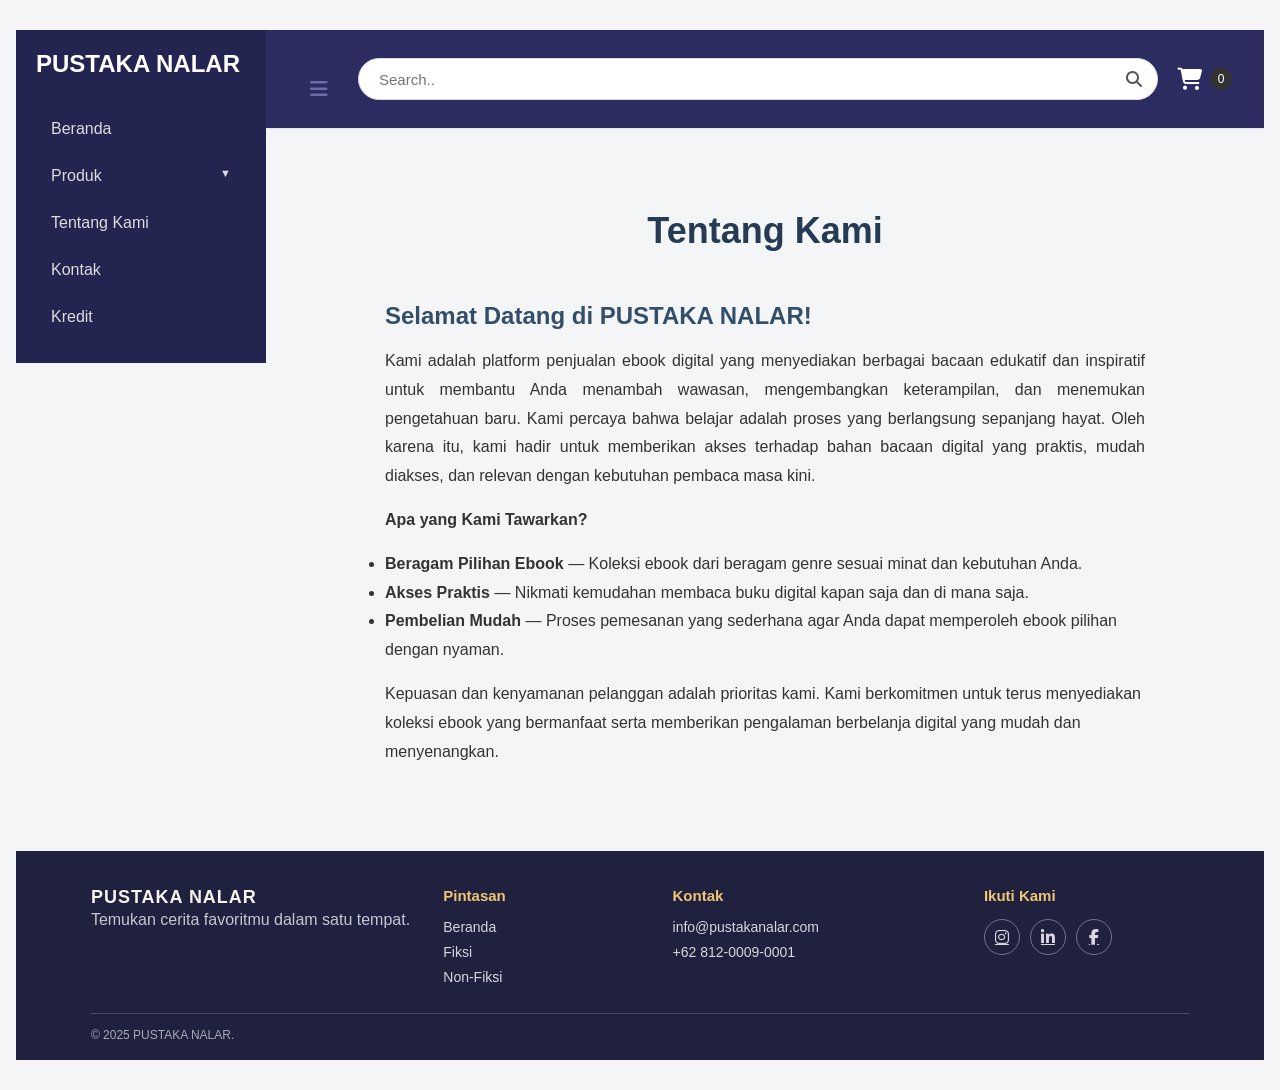
<file: aboutus.html>
<html>
<head>
	<title> PRODUCTS: ABOUT US </title>

	<link rel="stylesheet" href="style1.css">
	<link rel="stylesheet" href="https://cdnjs.cloudflare.com/ajax/libs/font-awesome/6.5.2/css/all.min.css">
	<script src="cart.js" defer></script>

</head>

<body>
  <div class="page-layout">
  	<aside class="sidebar" id="sidebar">

        <div class="logo">
          PUSTAKA NALAR
        </div>

        <a href="home.html" class="menu">Beranda</a>

        <details>
          <summary>Produk</summary>

          <div class="submenu">
            <a href="fiction.html">Fiksi</a>
            <a href="nonfiction.html">Non-Fiksi</a>
                
          </div>

        </details>

      
        <a href="aboutus.html" class="menu">Tentang Kami</a>
    	<a href="contact.html" class="menu">Kontak</a>
    	<a href="references.html" class="menu">Kredit</a>

        </aside>

        <div class="page-column">
        <main class="content">
          <header class="topnav">
            <button class="sidebar-toggle" type="button" aria-expanded="true" aria-controls="sidebar">
              <i class="fa fa-bars" aria-hidden="true"></i>
              <span class="sr-only">Toggle sidebar</span>
            </button>
            <div class="search-container">
              <form action="/action_page.php">
                <input type="search" placeholder="Search.." name="search" aria-label="Search">
                <button type="submit" aria-label="Submit search"><i class="fa fa-search"></i></button>
              </form>
            </div>
            <a href="cart.html" class="ikon-nav-keranjang" aria-label="Keranjang belanja">
              <i class="fa-solid fa-cart-shopping" aria-hidden="true"></i>
              <span id="jumlah-keranjang">0</span>
            </a>
          </header>
        </main>

    	    <!-- CONTENT -->
    	    <main class="about">
            <h1>Tentang Kami</h1>
		    <h2>Selamat Datang di PUSTAKA NALAR!</h2>


          <p>Kami adalah platform penjualan ebook digital yang menyediakan berbagai bacaan edukatif dan inspiratif untuk membantu Anda menambah wawasan, mengembangkan keterampilan, dan menemukan pengetahuan baru.

        Kami percaya bahwa belajar adalah proses yang berlangsung sepanjang hayat. Oleh karena itu, kami hadir untuk memberikan akses terhadap bahan bacaan digital yang praktis, mudah diakses, dan relevan dengan kebutuhan pembaca masa kini.</p>

          <p><strong>Apa yang Kami Tawarkan?</strong></p>

          <ul>
            <li><strong>Beragam Pilihan Ebook</strong> — Koleksi ebook dari beragam genre sesuai minat dan kebutuhan Anda.</li>
            <li><strong>Akses Praktis</strong> — Nikmati kemudahan membaca buku digital kapan saja dan di mana saja.</li>
            <li><strong>Pembelian Mudah</strong> — Proses pemesanan yang sederhana agar Anda dapat memperoleh ebook pilihan dengan nyaman.</li>
          </ul>

          <p></p>Kepuasan dan kenyamanan pelanggan adalah prioritas kami. Kami berkomitmen untuk terus menyediakan koleksi ebook yang bermanfaat serta memberikan pengalaman berbelanja digital yang mudah dan menyenangkan.</p>




	    </main>
    </div>
  </div>

  <script>
    const sidebar = document.querySelector('.sidebar');
    const sidebarToggle = document.querySelector('.sidebar-toggle');

    sidebarToggle.addEventListener('click', () => {
      const isOpen = document.body.classList.toggle('sidebar-hidden') === false;
      sidebarToggle.setAttribute('aria-expanded', isOpen);
    });
  </script>


<!-- FOOTER -->
	<footer>
        <div class="footer-content">
            <div class="footer-brand">
                <strong>PUSTAKA NALAR</strong>
                <p>Temukan cerita favoritmu dalam satu tempat.</p>
            </div>
            <div class="footer-column">
                <h3>Pintasan</h3>
                <a href="home.html">Beranda</a>
                <a href="fiction.html">Fiksi</a>
                <a href="nonfiction.html">Non-Fiksi</a>
            </div>
            <div class="footer-column">
                <h3>Kontak</h3>
                <a href="mailto:info@pustakanalar.com">info@pustakanalar.com</a>
                <a href="tel:+6281234567890">+62 812-0009-0001</a>
            </div>
            <div class="footer-column">
                <h3>Ikuti Kami</h3>
                <div class="social-links">
                    <a href="https://www.instagram.com/" aria-label="Instagram"><i class="fa-brands fa-instagram"></i></a>
                    <a href="https://www.linkedin.com/" aria-label="LinkedIn"><i class="fa-brands fa-linkedin-in"></i></a>
                    <a href="https://www.facebook.com/" aria-label="Facebook"><i class="fa-brands fa-facebook-f"></i></a>
                </div>
            </div>
        </div>
        <div class="footer-bottom">&copy; 2025 PUSTAKA NALAR.</div>
    </footer>


</body>
</html>
</file>
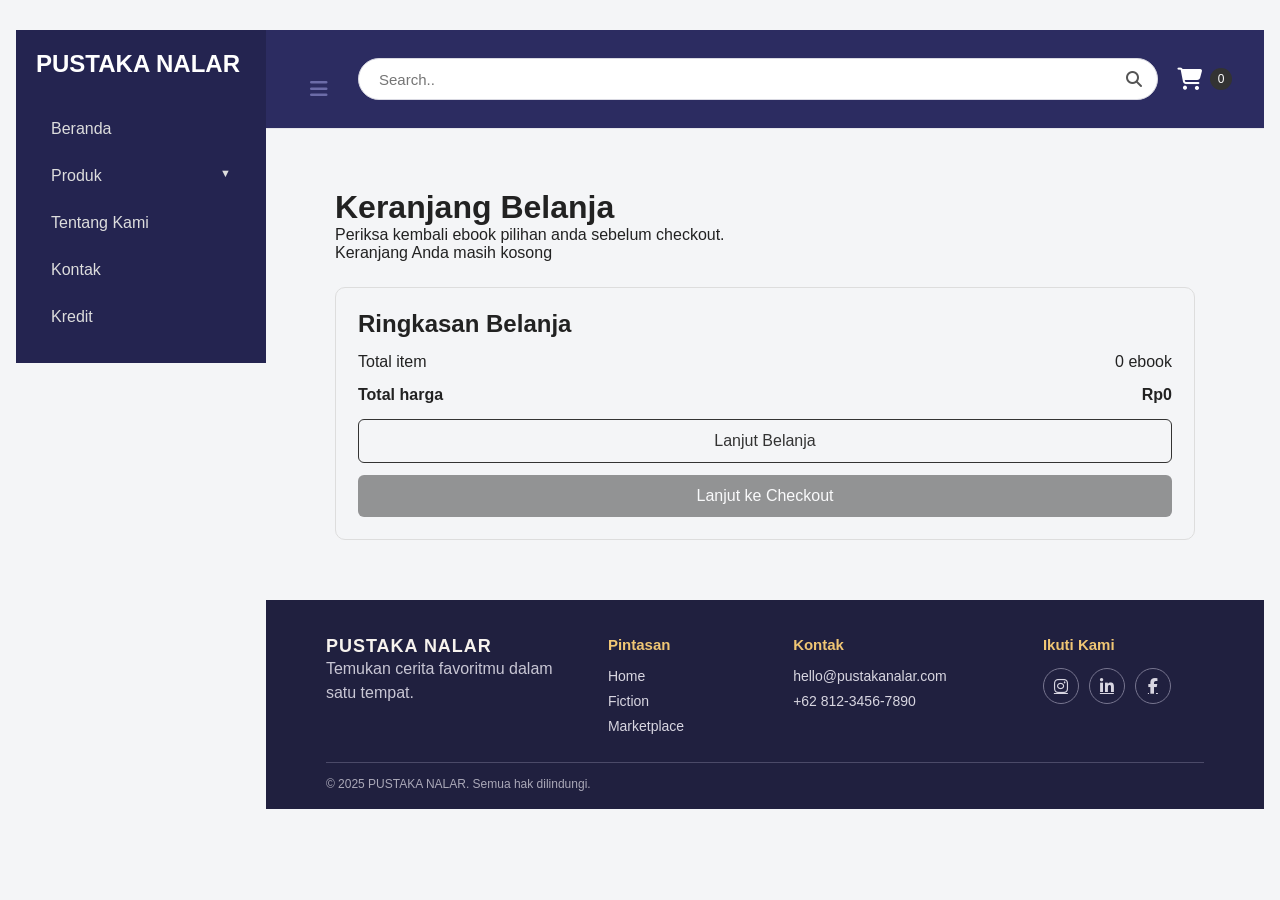
<file: cart.html>
<html>
<head>
	<title>.:: PUSTAKA NALAR ::.</title>

	<link rel="stylesheet" href="style1.css">
	<link rel="stylesheet" href="https://cdnjs.cloudflare.com/ajax/libs/font-awesome/6.5.2/css/all.min.css">
	<script src="cart.js" defer></script>
</head>

<body>
	<div class="page-layout">
  	<aside class="sidebar" id="sidebar">

        <div class="logo">
          PUSTAKA NALAR
        </div>

        <a href="home.html" class="menu">Beranda</a>

        <details>
          <summary>Produk</summary>

          <div class="submenu">
            <a href="fiction.html">Fiksi</a>
            <a href="nonfiction.html">Non-Fiksi</a>
                
          </div>

        </details>

      
        <a href="aboutus.html" class="menu">Tentang Kami</a>
    	<a href="contact.html" class="menu">Kontak</a>
    	<a href="references.html" class="menu">Kredit</a>

        </aside>

        <div class="page-column">
        <main class="content">
          <header class="topnav">
            <button class="sidebar-toggle" type="button" aria-expanded="true" aria-controls="sidebar">
              <i class="fa fa-bars" aria-hidden="true"></i>
              <span class="sr-only">Toggle sidebar</span>
            </button>
            <div class="search-container">
              <form action="/action_page.php">
                <input type="search" placeholder="Search.." name="search" aria-label="Search">
                <button type="submit" aria-label="Submit search"><i class="fa fa-search"></i></button>
              </form>
            </div>
            <a href="cart.html" class="ikon-nav-keranjang" aria-label="Keranjang belanja">
              <i class="fa-solid fa-cart-shopping" aria-hidden="true"></i>
              <span id="jumlah-keranjang">0</span>
            </a>
          </header>
        </main>

<!-- CONTENT -->
	

    <main class="halaman-belanja">
        <h1>Keranjang Belanja</h1>
        <p>Periksa kembali ebook pilihan anda sebelum checkout.</p>
        
        <div id="daftar-keranjang"></div>

        <section class="ringkasan">
            <h2>Ringkasan Belanja</h2>
            <div class="baris-total">
                <span>Total item</span>
                <span id="total-item">0 ebook</span>
            </div>
            <div class="baris-total">
                <strong>Total harga</strong>
                <strong id="total-belanja">Rp0</strong>
            </div>

            <a href="fiction.html" class="tombol-sekunder">
                Lanjut Belanja
            </a>
            <button id="tombol-checkout" class="tombol-utama"
                onclick="lanjutCheckout()">
                Lanjut ke Checkout
            </button>
        </section>
    </main>


	<script>
    const sidebar = document.querySelector('.sidebar');
    const sidebarToggle = document.querySelector('.sidebar-toggle');

    sidebarToggle.addEventListener('click', () => {
      const isOpen = document.body.classList.toggle('sidebar-hidden') === false;
      sidebarToggle.setAttribute('aria-expanded', isOpen);
    });
  </script>


<!-- FOOTER -->
	<footer>
		<div class="footer-content">
			<div class="footer-brand"><strong>PUSTAKA NALAR</strong><p>Temukan cerita favoritmu dalam satu tempat.</p></div>
			<div class="footer-column"><h3>Pintasan</h3><a href="home.html">Home</a><a href="fiction.html">Fiction</a><a href="ebookmarketplace.html">Marketplace</a></div>
			<div class="footer-column"><h3>Kontak</h3><a href="mailto:hello@pustakanalar.com">hello@pustakanalar.com</a><a href="tel:+6281234567890">+62 812-3456-7890</a></div>
			<div class="footer-column"><h3>Ikuti Kami</h3><div class="social-links"><a href="https://www.instagram.com/" aria-label="Instagram"><i class="fa-brands fa-instagram"></i></a><a href="https://www.linkedin.com/" aria-label="LinkedIn"><i class="fa-brands fa-linkedin-in"></i></a><a href="https://www.facebook.com/" aria-label="Facebook"><i class="fa-brands fa-facebook-f"></i></a></div></div>
		</div>
		<div class="footer-bottom">&copy; 2025 PUSTAKA NALAR. Semua hak dilindungi.</div>
	</footer>


</body>
</html>
</file>
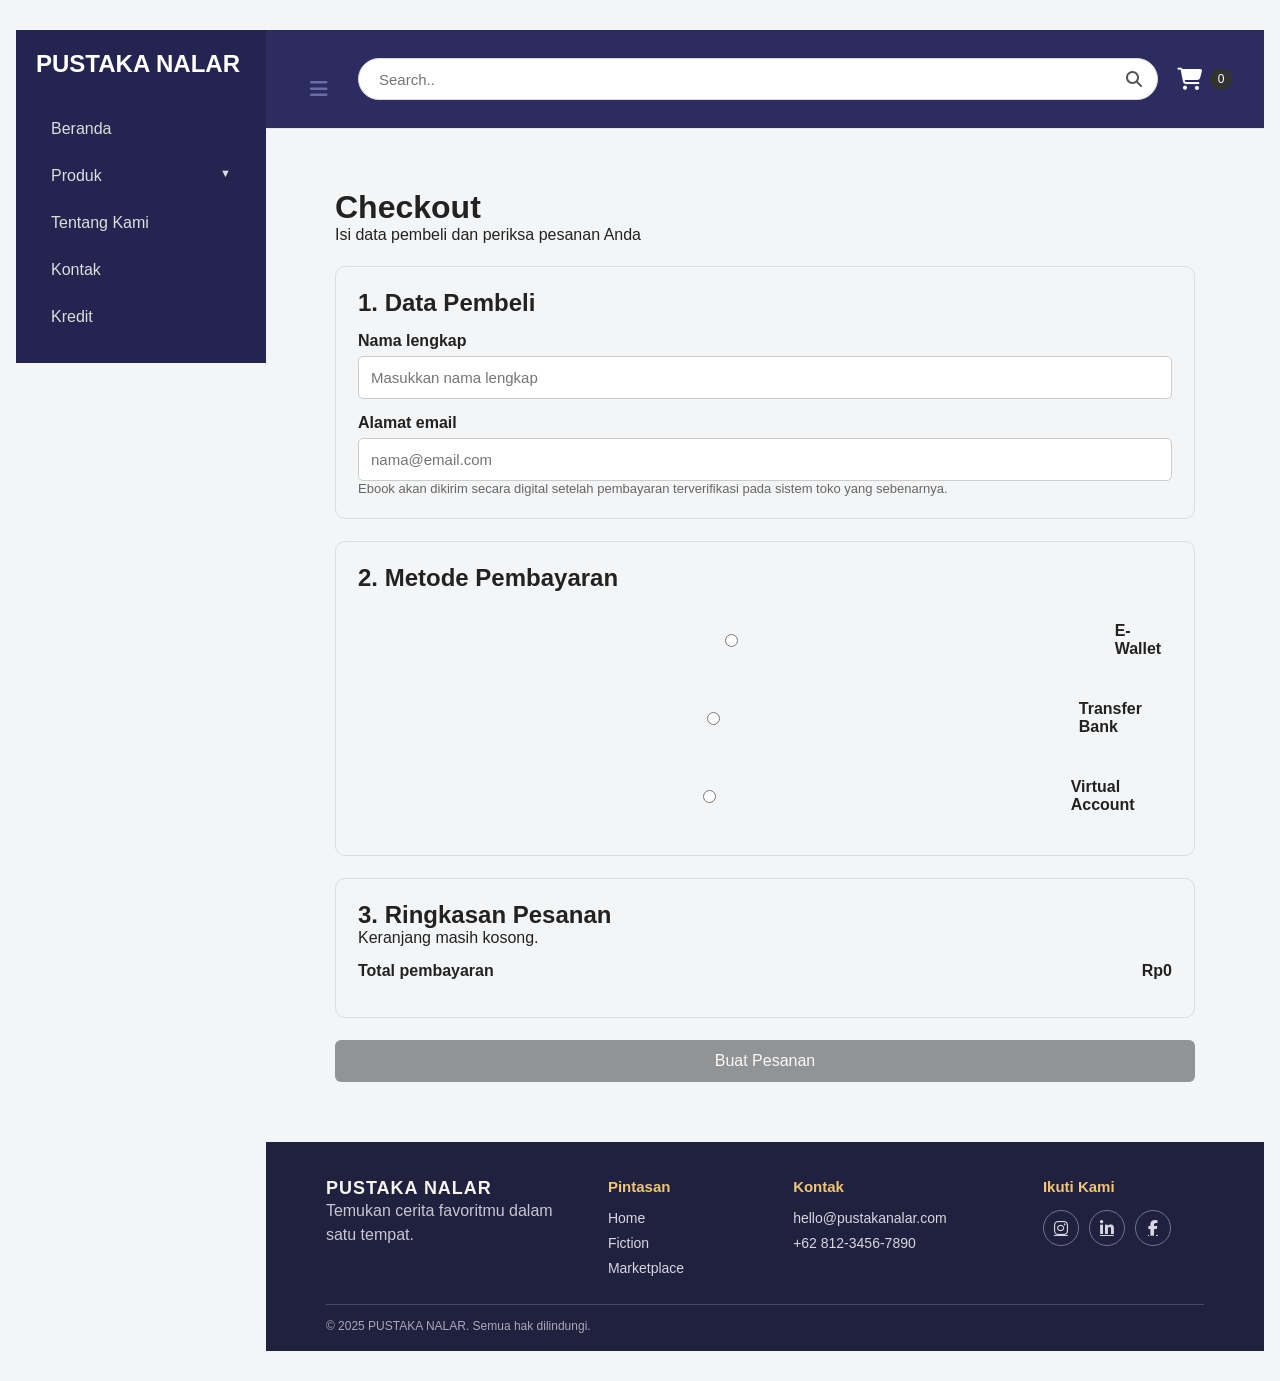
<file: checkout.html>
<html>
<head>
	<title>.:: PUSTAKA NALAR ::.</title>

	<link rel="stylesheet" href="style1.css">
	<link rel="stylesheet" href="https://cdnjs.cloudflare.com/ajax/libs/font-awesome/6.5.2/css/all.min.css">
	<script src="cart.js" defer></script>

</head>

<body>
	<div class="page-layout">
  	<aside class="sidebar" id="sidebar">

        <div class="logo">
          PUSTAKA NALAR
        </div>

        <a href="home.html" class="menu">Beranda</a>

        <details>
          <summary>Produk</summary>

          <div class="submenu">
            <a href="fiction.html">Fiksi</a>
            <a href="nonfiction.html">Non-Fiksi</a>
                
          </div>

        </details>

      
        <a href="aboutus.html" class="menu">Tentang Kami</a>
    	<a href="contact.html" class="menu">Kontak</a>
    	<a href="references.html" class="menu">Kredit</a>

        </aside>

        <div class="page-column">
        <main class="content">
          <header class="topnav">
            <button class="sidebar-toggle" type="button" aria-expanded="true" aria-controls="sidebar">
              <i class="fa fa-bars" aria-hidden="true"></i>
              <span class="sr-only">Toggle sidebar</span>
            </button>
            <div class="search-container">
              <form action="/action_page.php">
                <input type="search" placeholder="Search.." name="search" aria-label="Search">
                <button type="submit" aria-label="Submit search"><i class="fa fa-search"></i></button>
              </form>
            </div>
            <a href="cart.html" class="ikon-nav-keranjang" aria-label="Keranjang belanja">
              <i class="fa-solid fa-cart-shopping" aria-hidden="true"></i>
              <span id="jumlah-keranjang">0</span>
            </a>
          </header>
        </main>

<!-- CONTENT -->
	

    <main class="halaman-belanja">
        <h1>Checkout</h1>
        <p>Isi data pembeli dan periksa pesanan Anda</p>

        <form id="form-checkout">
            <section class="bagian-checkout">
                <h2>1. Data Pembeli</h2>

                <label for="nama">Nama lengkap</label>
                <input type="text" id="nama" name="nama"
                    placeholder="Masukkan nama lengkap" required>

                <label for="email">Alamat email</label>
                <input type="email" id="email" name="email"
                    placeholder="nama@email.com" required>

                <p class="catatan">
                    Ebook akan dikirim secara digital setelah pembayaran
                    terverifikasi pada sistem toko yang sebenarnya.
                </p>
            </section>

            <section class="bagian-checkout">
                <h2>2. Metode Pembayaran</h2>

                <label class="pilihan-pembayaran">
                    <input type="radio" name="pembayaran"
                        value="E-Wallet" required>
                    E-Wallet
                </label>

                <label class="pilihan-pembayaran">
                    <input type="radio" name="pembayaran"
                        value="Transfer Bank">
                    Transfer Bank
                </label>

                <label class="pilihan-pembayaran">
                    <input type="radio" name="pembayaran"
                        value="Virtual Account">
                    Virtual Account
                </label>
            </section>

            <section class="bagian-checkout">
                <h2>3. Ringkasan Pesanan</h2>
                <div id="ringkasan-checkout"></div>

                <div class="baris-total">
                    <strong>Total pembayaran</strong>
                    <strong id="total-checkout">Rp0</strong>
                </div>
            </section>

            <button type="submit" class="tombol-utama">
                Buat Pesanan
            </button>
        </form>

        <div id="hasil-pesanan" hidden></div>
    </main>


	<script>
    const sidebar = document.querySelector('.sidebar');
    const sidebarToggle = document.querySelector('.sidebar-toggle');

    sidebarToggle.addEventListener('click', () => {
      const isOpen = document.body.classList.toggle('sidebar-hidden') === false;
      sidebarToggle.setAttribute('aria-expanded', isOpen);
    });

    
function renderCheckout() {
    const daftar = document.getElementById("ringkasan-checkout");
    if (!daftar) return;

    const keranjang = ambilKeranjang();

    if (keranjang.length === 0) {
        daftar.textContent = "Keranjang masih kosong.";
        document.getElementById("total-checkout").textContent = "Rp0";

        const tombol = document.querySelector(
            "#form-checkout button[type='submit']"
        );
        tombol.disabled = true;
        return;
    }

    let total = 0;

    daftar.innerHTML = keranjang.map(item => {
        const subtotal = item.harga * item.jumlah;
        total += subtotal;

        return `
            <div class="baris-total">
                <span>${item.nama} × ${item.jumlah}</span>
                <span>${formatRupiah(subtotal)}</span>
            </div>
        `;
    }).join("");

    document.getElementById("total-checkout").textContent =
        formatRupiah(total);
}

document.addEventListener("DOMContentLoaded", () => {
    renderCheckout();

    const form = document.getElementById("form-checkout");

    form.addEventListener("submit", function(event) {
        event.preventDefault();

        const keranjang = ambilKeranjang();

        if (keranjang.length === 0) {
            alert("Keranjang masih kosong!");
            return;
        }

        if (!form.reportValidity()) return;

        const nama = document.getElementById("nama").value.trim();
        const email = document.getElementById("email").value.trim();
        const metode = form.querySelector(
            'input[name="pembayaran"]:checked'
        ).value;

        const total = keranjang.reduce(
            (sum, item) => sum + item.harga * item.jumlah, 0
        );

        const nomorPesanan =
            "EB-" + Date.now().toString().slice(-8);

        // Simulasi pesanan, bukan pembayaran sungguhan.
        const hasil = document.getElementById("hasil-pesanan");
        hasil.hidden = false;
        hasil.innerHTML = `
            <h2>Pesanan Berhasil Dibuat!</h2>
            <p>Nomor pesanan: ${nomorPesanan}</p>
            <p>Nama pembeli: ${nama}</p>
            <p>Email: ${email}</p>
            <p>Metode pembayaran: ${metode}</p>
            <p>Total: ${formatRupiah(total)}</p>
            <p>Status: Menunggu pembayaran (simulasi)</p>
            <p>Belum ada pembayaran yang diproses.</p>
            <button type="button" class="tombol-utama"
                onclick="window.location.href='fiction.html'">
                Kembali ke Katalog
            </button>
        `;

        form.hidden = true;

        // Kosongkan keranjang setelah pesanan simulasi dibuat.
        simpanKeranjang([]);
    });
});

  </script>


<!-- FOOTER -->
	<footer>
		<div class="footer-content">
			<div class="footer-brand"><strong>PUSTAKA NALAR</strong><p>Temukan cerita favoritmu dalam satu tempat.</p></div>
			<div class="footer-column"><h3>Pintasan</h3><a href="home.html">Home</a><a href="fiction.html">Fiction</a><a href="ebookmarketplace.html">Marketplace</a></div>
			<div class="footer-column"><h3>Kontak</h3><a href="mailto:hello@pustakanalar.com">hello@pustakanalar.com</a><a href="tel:+6281234567890">+62 812-3456-7890</a></div>
			<div class="footer-column"><h3>Ikuti Kami</h3><div class="social-links"><a href="https://www.instagram.com/" aria-label="Instagram"><i class="fa-brands fa-instagram"></i></a><a href="https://www.linkedin.com/" aria-label="LinkedIn"><i class="fa-brands fa-linkedin-in"></i></a><a href="https://www.facebook.com/" aria-label="Facebook"><i class="fa-brands fa-facebook-f"></i></a></div></div>
		</div>
		<div class="footer-bottom">&copy; 2025 PUSTAKA NALAR. Semua hak dilindungi.</div>
	</footer>


</body>
</html>
</file>
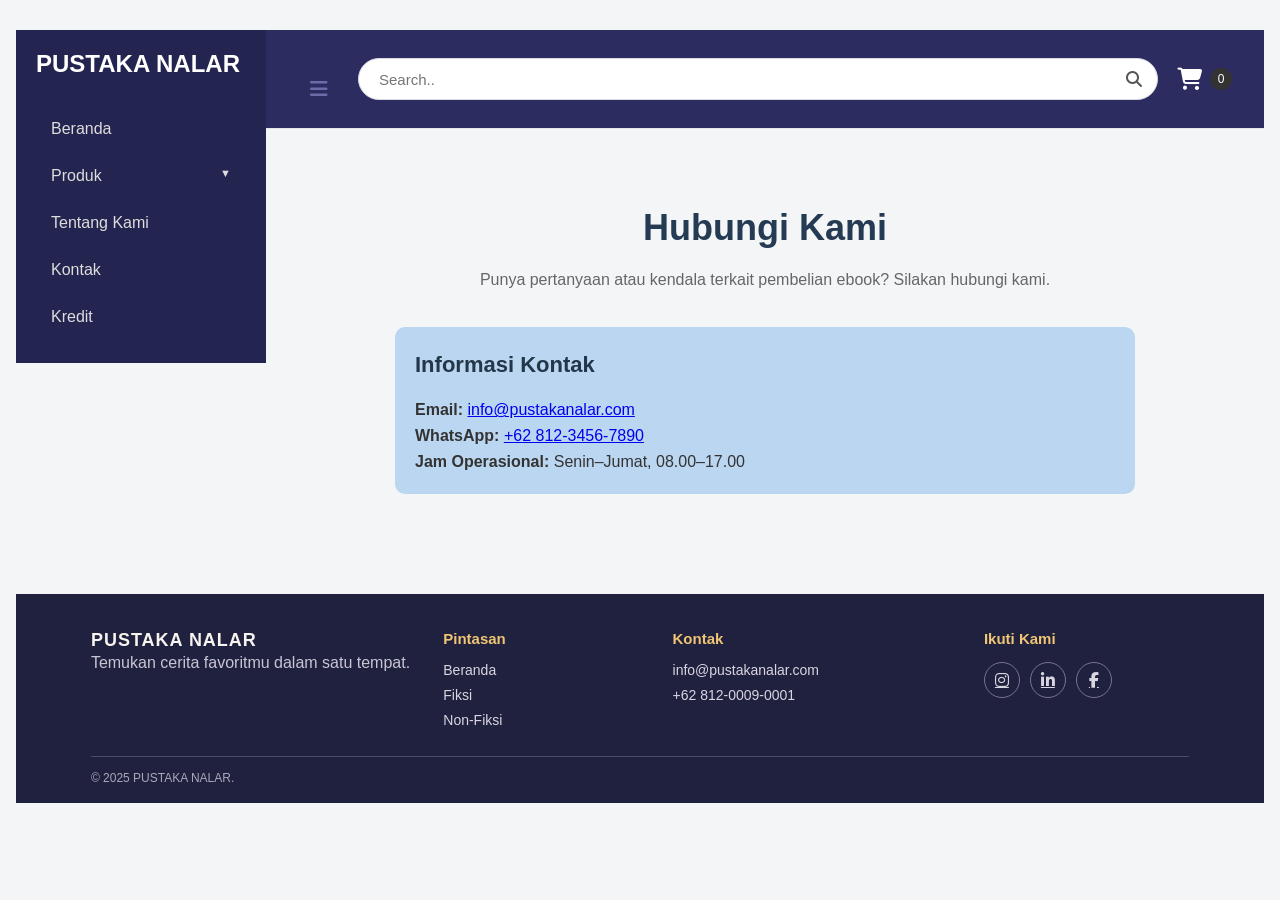
<file: contact.html>
<html>
<head>
	<title> PRODUCTS: CONTACT </title>

	<link rel="stylesheet" href="style1.css">
	<link rel="stylesheet" href="https://cdnjs.cloudflare.com/ajax/libs/font-awesome/6.5.2/css/all.min.css">
	<script src="cart.js" defer></script>

</head>

<body>
  <div class="page-layout">
  	<aside class="sidebar" id="sidebar">

        <div class="logo">
          PUSTAKA NALAR
        </div>

        <a href="home.html" class="menu">Beranda</a>

        <details>
          <summary>Produk</summary>

          <div class="submenu">
            <a href="fiction.html">Fiksi</a>
            <a href="nonfiction.html">Non-Fiksi</a>
                
          </div>

        </details>

      
        <a href="aboutus.html" class="menu">Tentang Kami</a>
    	<a href="contact.html" class="menu">Kontak</a>
    	<a href="references.html" class="menu">Kredit</a>

        </aside>

        <div class="page-column">
        <main class="content">
          <header class="topnav">
            <button class="sidebar-toggle" type="button" aria-expanded="true" aria-controls="sidebar">
              <i class="fa fa-bars" aria-hidden="true"></i>
              <span class="sr-only">Toggle sidebar</span>
            </button>
            <div class="search-container">
              <form action="/action_page.php">
                <input type="search" placeholder="Search.." name="search" aria-label="Search">
                <button type="submit" aria-label="Submit search"><i class="fa fa-search"></i></button>
              </form>
            </div>
            <a href="cart.html" class="ikon-nav-keranjang" aria-label="Keranjang belanja">
              <i class="fa-solid fa-cart-shopping" aria-hidden="true"></i>
              <span id="jumlah-keranjang">0</span>
            </a>
          </header>
        </main>

    	    <!-- CONTENT -->
    	    <main class="">
            

  <section class="contact">
    <h1>Hubungi Kami</h1>
    <p class="subtitle">
      Punya pertanyaan atau kendala terkait pembelian ebook?
      Silakan hubungi kami.
    </p>

    <div class="contact-info">
      <h2>Informasi Kontak</h2>
      <p><strong>Email:</strong> <a href="mailto:info@pustakanalar.com">info@pustakanalar.com</a></p>
      <p><strong>WhatsApp:</strong> <a href="tel:+6280200500890">+62 812-3456-7890</a></p>
      <p><strong>Jam Operasional:</strong> Senin–Jumat, 08.00–17.00</p>
    </div>

  </section>





	    </main>
    </div>
  </div>

  <script>
        const sidebar = document.querySelector('.sidebar');
        const sidebarToggle = document.querySelector('.sidebar-toggle');

        sidebarToggle.addEventListener('click', () => {
            const isOpen = document.body.classList.toggle('sidebar-hidden') === false;
            sidebarToggle.setAttribute('aria-expanded', isOpen);
        });
    </script>




<!-- FOOTER -->
	<footer>
        <div class="footer-content">
            <div class="footer-brand">
                <strong>PUSTAKA NALAR</strong>
                <p>Temukan cerita favoritmu dalam satu tempat.</p>
            </div>
            <div class="footer-column">
                <h3>Pintasan</h3>
                <a href="home.html">Beranda</a>
                <a href="fiction.html">Fiksi</a>
                <a href="nonfiction.html">Non-Fiksi</a>
            </div>
            <div class="footer-column">
                <h3>Kontak</h3>
                <a href="mailto:info@pustakanalar.com">info@pustakanalar.com</a>
                <a href="tel:+6281234567890">+62 812-0009-0001</a>
            </div>
            <div class="footer-column">
                <h3>Ikuti Kami</h3>
                <div class="social-links">
                    <a href="https://www.instagram.com/" aria-label="Instagram"><i class="fa-brands fa-instagram"></i></a>
                    <a href="https://www.linkedin.com/" aria-label="LinkedIn"><i class="fa-brands fa-linkedin-in"></i></a>
                    <a href="https://www.facebook.com/" aria-label="Facebook"><i class="fa-brands fa-facebook-f"></i></a>
                </div>
            </div>
        </div>
        <div class="footer-bottom">&copy; 2025 PUSTAKA NALAR.</div>
    </footer>

</body>
</html>
</file>
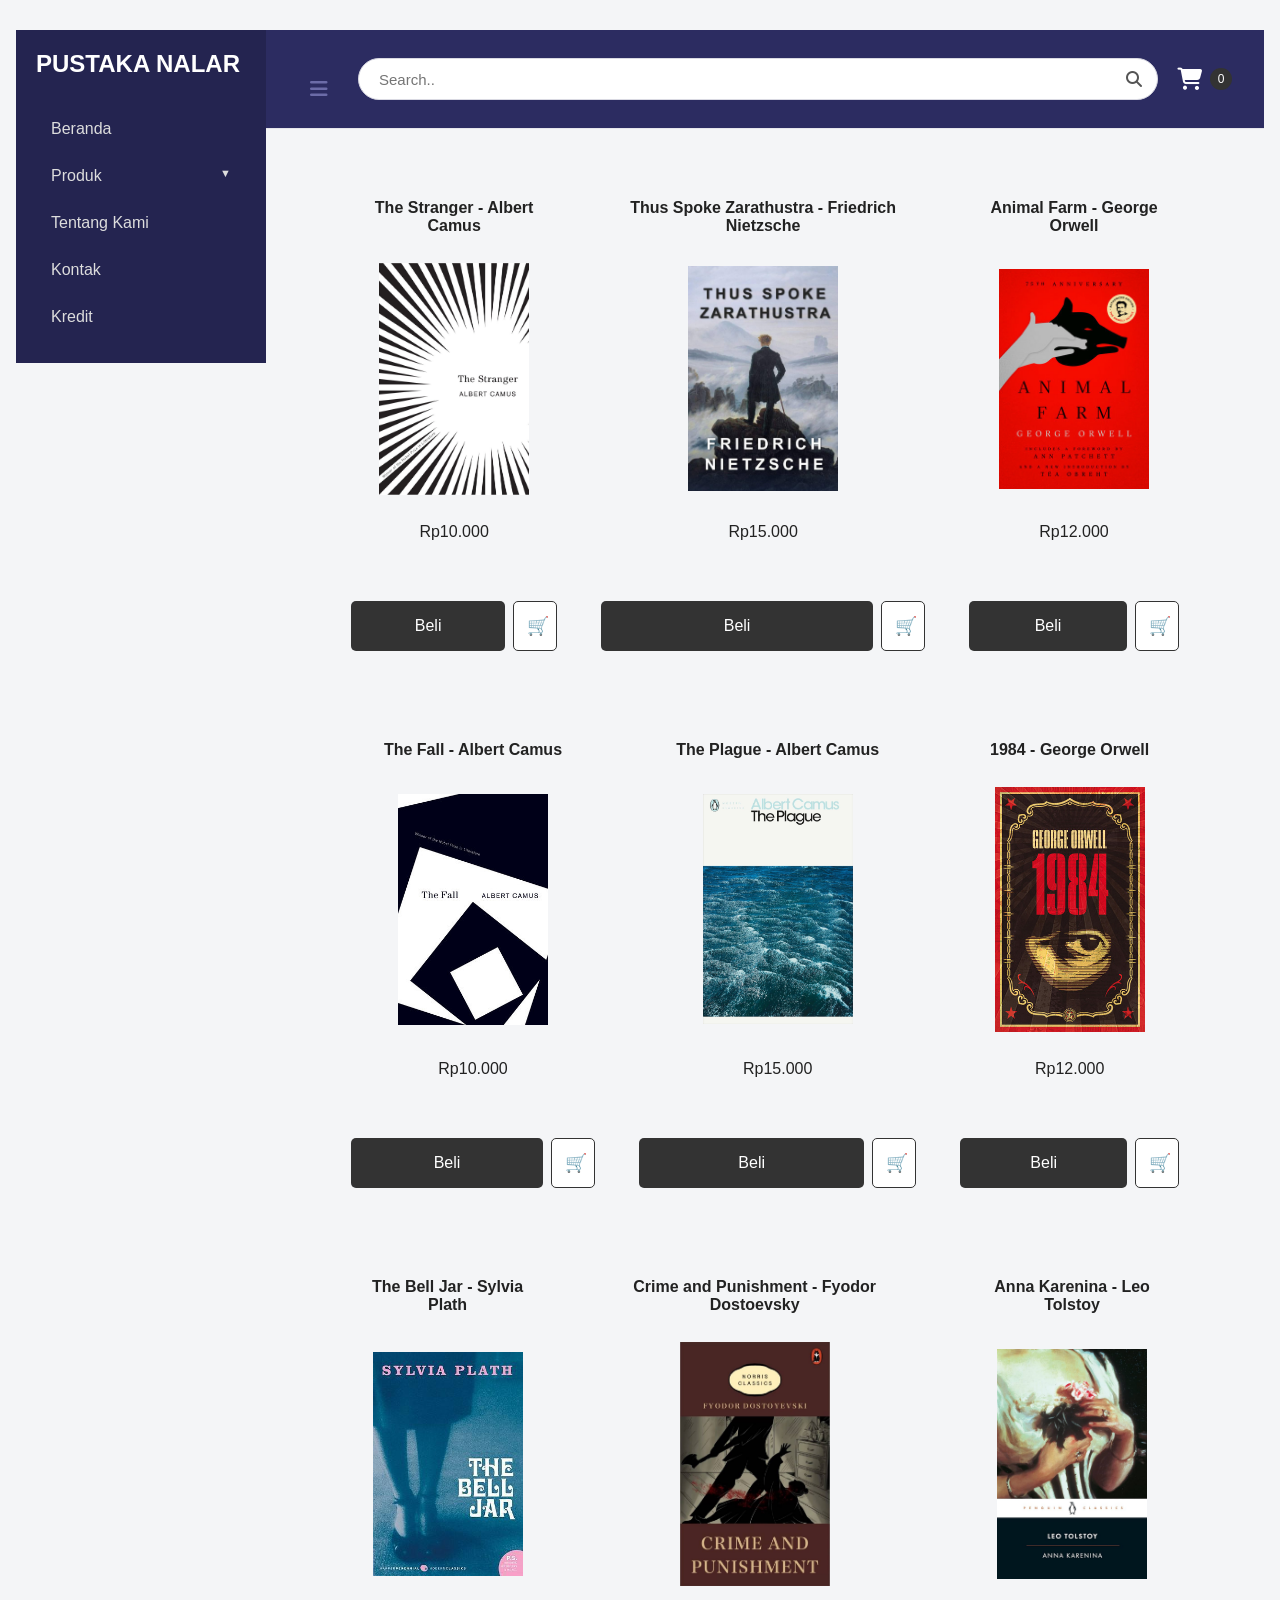
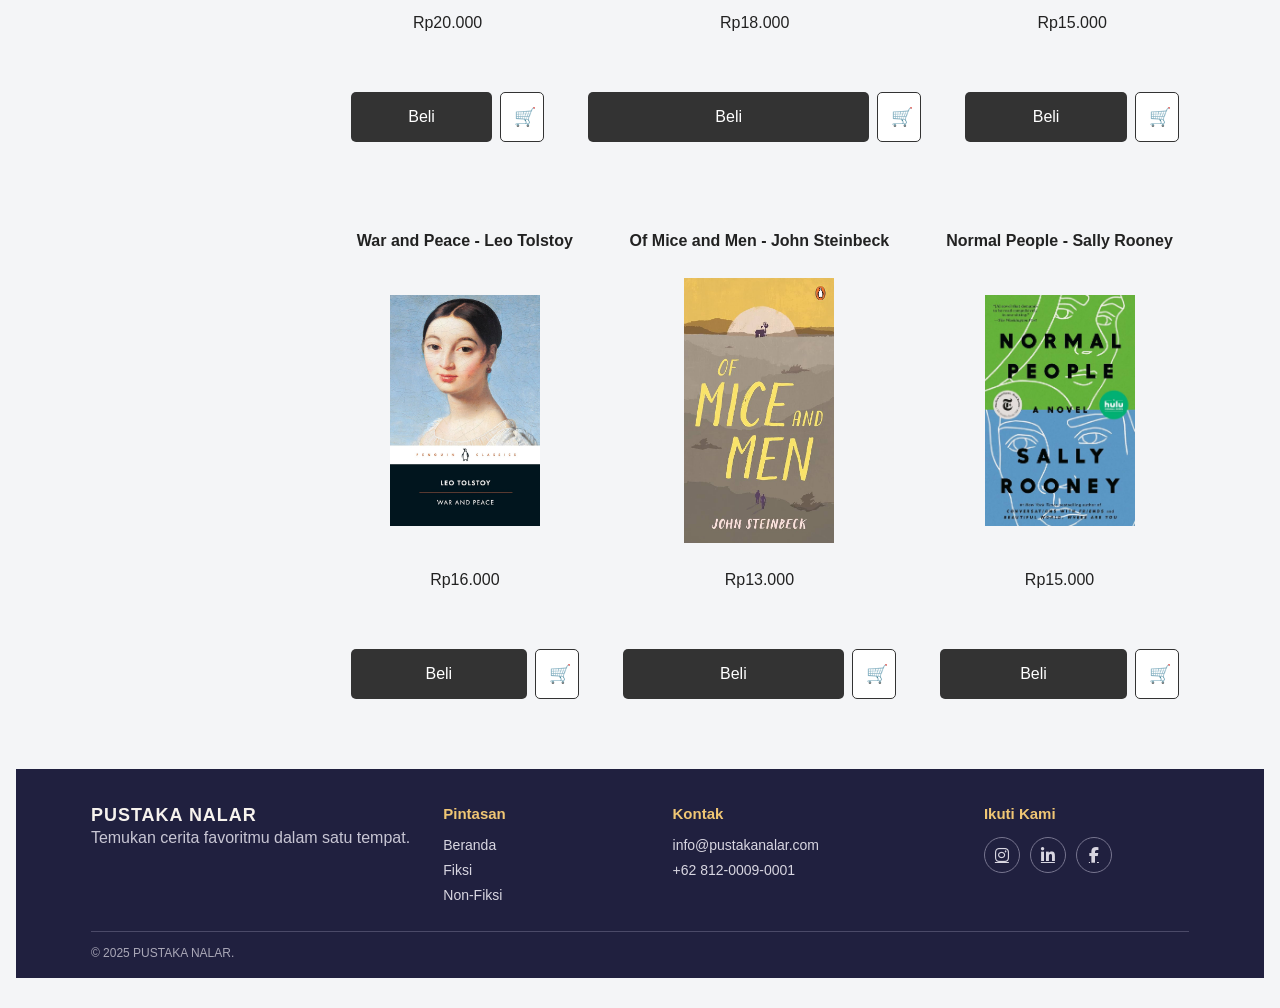
<file: fiction.html>
<html>
<head>
	<title> PRODUCTS: FICTION </title>

	<link rel="stylesheet" href="style1.css">
	<link rel="stylesheet" href="https://cdnjs.cloudflare.com/ajax/libs/font-awesome/6.5.2/css/all.min.css">
	<script src="cart.js" defer></script>

</head>

<body>
  <div class="page-layout">
  	<aside class="sidebar" id="sidebar">

        <div class="logo">
          PUSTAKA NALAR
        </div>

        <a href="home.html" class="menu">Beranda</a>

        <details>
          <summary>Produk</summary>

          <div class="submenu">
            <a href="fiction.html">Fiksi</a>
            <a href="nonfiction.html">Non-Fiksi</a>
                
          </div>

        </details>

      
        <a href="aboutus.html" class="menu">Tentang Kami</a>
    	<a href="contact.html" class="menu">Kontak</a>
    	<a href="references.html" class="menu">Kredit</a>

        </aside>

        <div class="page-column">
        <main class="content">
          <header class="topnav">
            <button class="sidebar-toggle" type="button" aria-expanded="true" aria-controls="sidebar">
              <i class="fa fa-bars" aria-hidden="true"></i>
              <span class="sr-only">Toggle sidebar</span>
            </button>
            <div class="search-container">
              <form action="/action_page.php">
                <input type="search" placeholder="Search.." name="search" aria-label="Search">
                <button type="submit" aria-label="Submit search"><i class="fa fa-search"></i></button>
              </form>
            </div>
            <a href="cart.html" class="ikon-nav-keranjang" aria-label="Keranjang belanja">
              <i class="fa-solid fa-cart-shopping" aria-hidden="true"></i>
              <span id="jumlah-keranjang">0</span>
            </a>
          </header>
        </main>

    	    <!-- CONTENT -->
    	    <main>



		<table>
  <thead>
    <tr>
      <th>The Stranger - Albert Camus</th>
      <th>Thus Spoke Zarathustra - Friedrich Nietzsche</th>
      <th>Animal Farm - George Orwell</th>
    </tr>
  </thead>
  <tbody>
    <tr>
      <td><img src="IMG/the-stranger.jpg" alt="The Stranger - Albert Camus" width="150"></td>
      <td><img src="IMG/thus-spoke-zarathustra.jpg" alt="Thus Spoke Zarathustra - Friedrich Nietzsche" width="150"></td>
      <td><img src="IMG/animal-farm.jpg" alt="Animal Farm - George Orwell" width="150"></td>
    </tr>
	<tr>
  <td>Rp10.000</td>
      <td>Rp15.000</td>
      <td>Rp12.000</td>
    </tr>
    <tr>
  <td><div class="aksi-buku">
    <button class="tombol-beli"
        onclick="beliSekarang('ebook1', 'The Stranger', 10000, 'IMG/the-stranger.jpg')">
        Beli
    </button>

    <button class="tombol-keranjang"
        aria-label="Tambah The Stranger ke keranjang"
        onclick="tambahKeranjang('ebook1', 'The Stranger', 10000, 'IMG/the-stranger.jpg')">
        🛒
    </button>
      </div></td>
      <td><div class="aksi-buku">
    <button class="tombol-beli"
        onclick="beliSekarang('ebook2', 'Thus Spoke Zarathustra', 15000, 'IMG/thus-spoke-zarathustra.jpg')">
        Beli
    </button>

    <button class="tombol-keranjang"
        aria-label="Tambah Thus Spoke Zarathustra ke keranjang"
        onclick="tambahKeranjang('ebook2', 'Thus Spoke Zarathustra', 15000, 'IMG/thus-spoke-zarathustra.jpg')">
        🛒
    </button>
      </div></td>
      <td><div class="aksi-buku">
    <button class="tombol-beli"
        onclick="beliSekarang('ebook3', 'Animal Farm', 12000, 'IMG/animal-farm.jpg')">
        Beli
    </button>

    <button class="tombol-keranjang"
        aria-label="Tambah Animal Farm ke keranjang"
        onclick="tambahKeranjang('ebook3', 'Animal Farm', 12000, 'IMG/animal-farm.jpg')">
        🛒
    </button>
      </div></td>
    </tr>
  </tbody>
</table>

<table>
  <thead>
    <tr>
      <th>The Fall - Albert Camus</th>
      <th>The Plague - Albert Camus</th>
      <th>1984 - George Orwell</th>
    </tr>
  </thead>
  <tbody>
    <tr>
      <td><img src="IMG/the-fall.jpg" alt="The Fall - Albert Camus" width="150"></td>
      <td><img src="IMG/the-plague.jpg" alt="The Plague - Albert Camus" width="150"></td>
      <td><img src="IMG/1984.jpg" alt="1984 - George Orwell" width="150"></td>
    </tr>
	<tr>
  <td>Rp10.000</td>
      <td>Rp15.000</td>
      <td>Rp12.000</td>
    </tr>
    <tr>
  <td><div class="aksi-buku">
    <button class="tombol-beli"
        onclick="beliSekarang('ebook4', 'The Fall', 10000, 'IMG/the-fall.jpg')">
        Beli
    </button>

    <button class="tombol-keranjang"
        aria-label="Tambah The Fall ke keranjang"
        onclick="tambahKeranjang('ebook4', 'The Fall', 10000, 'IMG/the-fall.jpg')">
        🛒
    </button>
      </div></td>
      <td><div class="aksi-buku">
    <button class="tombol-beli"
        onclick="beliSekarang('ebook5', 'The Plague', 15000, 'IMG/the-plague.jpg')">
        Beli
    </button>

    <button class="tombol-keranjang"
        aria-label="Tambah The Plague ke keranjang"
        onclick="tambahKeranjang('ebook5', 'The Plague', 15000, 'IMG/the-plague.jpg')">
        🛒
    </button>
      </div></td>
      <td><div class="aksi-buku">
    <button class="tombol-beli"
        onclick="beliSekarang('ebook6', '1984', 12000, 'IMG/1984.jpg')">
        Beli
    </button>

    <button class="tombol-keranjang"
        aria-label="Tambah 1984 ke keranjang"
        onclick="tambahKeranjang('ebook6', '1984', 12000, 'IMG/1984.jpg')">
        🛒
    </button>
      </div></td>
    </tr>
  </tbody>
</table>

<table>
  <thead>
    <tr>
      <th>The Bell Jar - Sylvia Plath</th>
      <th>Crime and Punishment - Fyodor Dostoevsky</th>
      <th>Anna Karenina - Leo Tolstoy</th>
    </tr>
  </thead>
  <tbody>
    <tr>
      <td><img src="IMG/the-bell-jar.jpg" alt="The Bell Jar - Sylvia Plath" width="150"></td>
      <td><img src="IMG/crime-and-punishment.jpg" alt="Crime and Punishment - Fyodor Dostoevsky" width="150"></td>
      <td><img src="IMG/anna-karenina.jpg" alt="Anna Karenina - Leo Tolstoy" width="150"></td>
    </tr>
	<tr>
  <td>Rp20.000</td>
      <td>Rp18.000</td>
      <td>Rp15.000</td>
    </tr>
    <tr>
  <td><div class="aksi-buku">
    <button class="tombol-beli"
        onclick="beliSekarang('ebook7', 'The Bell Jar', 20000, 'IMG/the-bell-jar.jpg')">
        Beli
    </button>

    <button class="tombol-keranjang"
        aria-label="Tambah The Bell Jar ke keranjang"
        onclick="tambahKeranjang('ebook7', 'The Bell Jar', 20000, 'IMG/the-bell-jar.jpg')">
        🛒
    </button>
      </div></td>
      <td><div class="aksi-buku">
    <button class="tombol-beli"
        onclick="beliSekarang('ebook8', 'Crime and Punishment', 18000, 'IMG/crime-and-punishment.jpg')">
        Beli
    </button>

    <button class="tombol-keranjang"
        aria-label="Tambah Crime and Punishment ke keranjang"
        onclick="tambahKeranjang('ebook8', 'Crime and Punishment', 18000, 'IMG/crime-and-punishment.jpg')">
        🛒
    </button>
      </div></td>
      <td><div class="aksi-buku">
    <button class="tombol-beli"
        onclick="beliSekarang('ebook9', 'Anna Karenina', 15000, 'IMG/anna-karenina.jpg')">
        Beli
    </button>

    <button class="tombol-keranjang"
        aria-label="Tambah Anna Karenina ke keranjang"
        onclick="tambahKeranjang('ebook9', 'Anna Karenina', 15000, 'IMG/anna-karenina.jpg')">
        🛒
    </button>
      </div></td>
    </tr>
  </tbody>
</table>

<table>
  <thead>
    <tr>
      <th>War and Peace - Leo Tolstoy</th>
      <th>Of Mice and Men - John Steinbeck</th>
      <th>Normal People - Sally Rooney</th>
    </tr>
  </thead>
  <tbody>
    <tr>
      <td><img src="IMG/war-and-peace.jpg" alt="War and Peace - Leo Tolstoy" width="150"></td>
      <td><img src="IMG/of-mice-and-men.jpg" alt="Of Mice and Men - John Steinbeck" width="150"></td>
      <td><img src="IMG/normal-people.jpg" alt="Normal People - Sally Rooney" width="150"></td>
    </tr>
	<tr>
  <td>Rp16.000</td>
      <td>Rp13.000</td>
      <td>Rp15.000</td>
    </tr>
    <tr>
  <td><div class="aksi-buku">
    <button class="tombol-beli"
        onclick="beliSekarang('ebook10', 'War and Peace', 16000, 'IMG/war-and-peace.jpg')">
        Beli
    </button>

    <button class="tombol-keranjang"
        aria-label="Tambah War and Peace ke keranjang"
        onclick="tambahKeranjang('ebook10', 'War and Peace', 16000, 'IMG/war-and-peace.jpg')">
        🛒
    </button>
      </div></td>
      <td><div class="aksi-buku">
    <button class="tombol-beli"
        onclick="beliSekarang('ebook11', 'Of Mice and Men', 13000, 'IMG/of-mice-and-men.jpg')">
        Beli
    </button>

    <button class="tombol-keranjang"
        aria-label="Tambah Of Mice and Men ke keranjang"
        onclick="tambahKeranjang('ebook11', 'Of Mice and Men', 13000, 'IMG/of-mice-and-men.jpg')">
        🛒
    </button>
      </div></td>
      <td><div class="aksi-buku">
    <button class="tombol-beli"
        onclick="beliSekarang('ebook12', 'Normal People', 15000, 'IMG/normal-people.jpg')">
        Beli
    </button>

    <button class="tombol-keranjang"
        aria-label="Tambah Normal People ke keranjang"
        onclick="tambahKeranjang('ebook12', 'Normal People', 15000, 'IMG/normal-people.jpg')">
        🛒
    </button>
      </div></td>
    </tr>
  </tbody>
</table>



	    </main>
        </div>
  </div>

  <script>
    const sidebar = document.querySelector('.sidebar');
    const sidebarToggle = document.querySelector('.sidebar-toggle');

    sidebarToggle.addEventListener('click', () => {
      const isOpen = document.body.classList.toggle('sidebar-hidden') === false;
      sidebarToggle.setAttribute('aria-expanded', isOpen);
    });
  </script>


<!-- FOOTER -->
    <footer>
        <div class="footer-content">
            <div class="footer-brand">
                <strong>PUSTAKA NALAR</strong>
                <p>Temukan cerita favoritmu dalam satu tempat.</p>
            </div>
            <div class="footer-column">
                <h3>Pintasan</h3>
                <a href="home.html">Beranda</a>
                <a href="fiction.html">Fiksi</a>
                <a href="nonfiction.html">Non-Fiksi</a>
            </div>
            <div class="footer-column">
                <h3>Kontak</h3>
                <a href="mailto:info@pustakanalar.com">info@pustakanalar.com</a>
                <a href="tel:+6281234567890">+62 812-0009-0001</a>
            </div>
            <div class="footer-column">
                <h3>Ikuti Kami</h3>
                <div class="social-links">
                    <a href="https://www.instagram.com/" aria-label="Instagram"><i class="fa-brands fa-instagram"></i></a>
                    <a href="https://www.linkedin.com/" aria-label="LinkedIn"><i class="fa-brands fa-linkedin-in"></i></a>
                    <a href="https://www.facebook.com/" aria-label="Facebook"><i class="fa-brands fa-facebook-f"></i></a>
                </div>
            </div>
        </div>
        <div class="footer-bottom">&copy; 2025 PUSTAKA NALAR.</div>
    </footer>


</body>
</html>
</file>
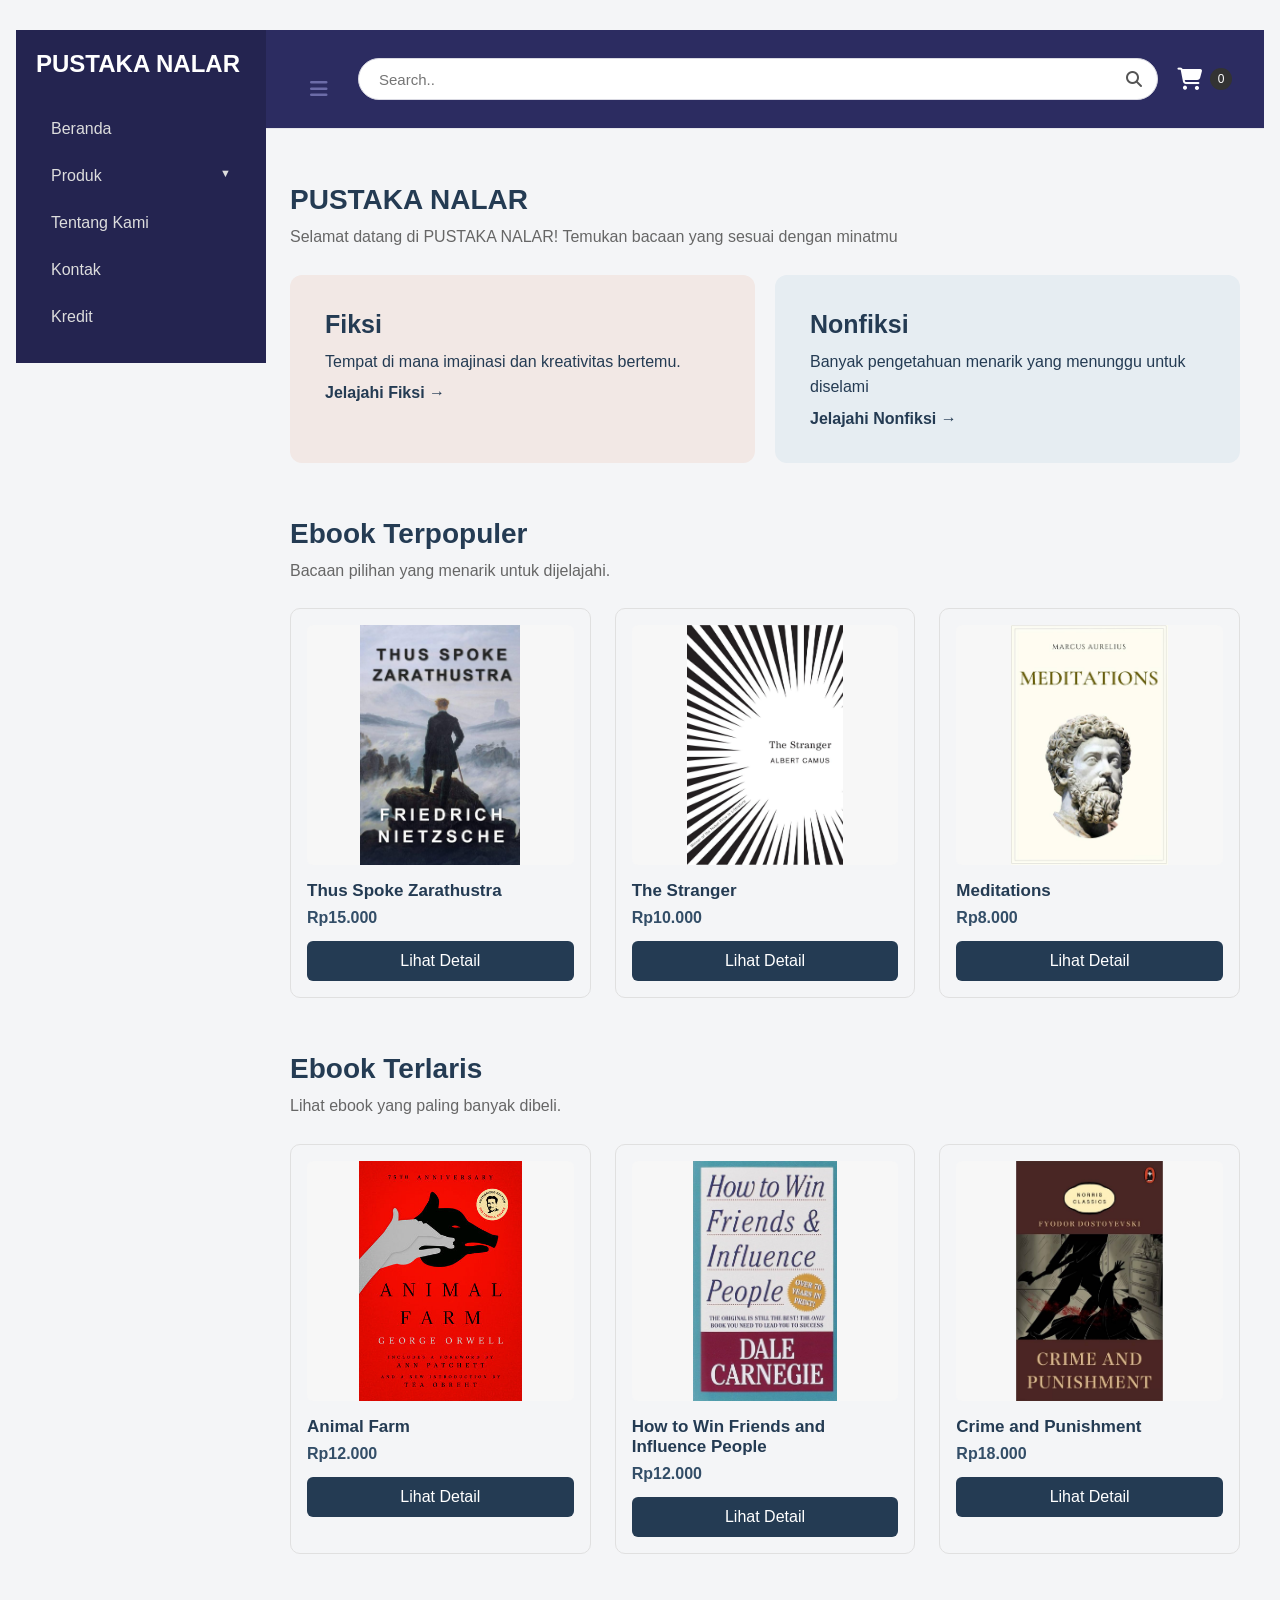
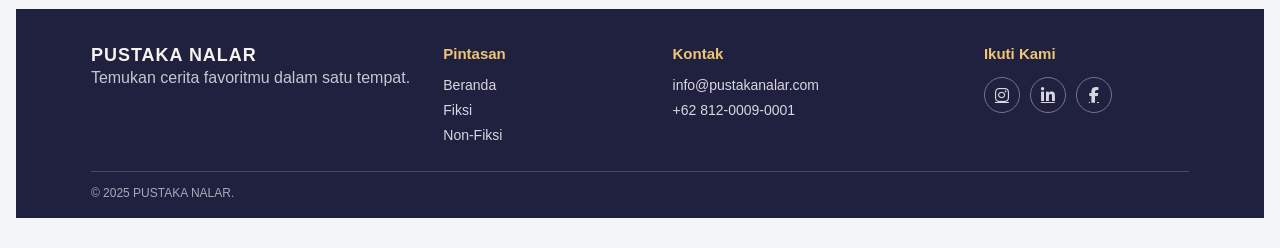
<file: home.html>
<html>
<head>
	<title>.:: HOME ::.</title>

	<link rel="stylesheet" href="style1.css">
	<link rel="stylesheet" href="https://cdnjs.cloudflare.com/ajax/libs/font-awesome/6.5.2/css/all.min.css">
	<script src="cart.js" defer></script>

</head>

<body>
    <div class="page-layout">
        <aside class="sidebar" id="sidebar">
            <div class="logo">PUSTAKA NALAR</div>
            <a href="home.html" class="menu">Beranda</a>
            <details>
                <summary>Produk</summary>
                <div class="submenu">
                    <a href="fiction.html">Fiksi</a>
                    <a href="nonfiction.html">Non-Fiksi</a>
                </div>
            </details>
            <a href="aboutus.html" class="menu">Tentang Kami</a>
            <a href="contact.html" class="menu">Kontak</a>
            <a href="references.html" class="menu">Kredit</a>
        </aside>

        <div class="page-column">
            <!-- CONTENT -->
            <main class="content">
                <header class="topnav">
                    <button class="sidebar-toggle" type="button" aria-expanded="true" aria-controls="sidebar">
                        <i class="fa fa-bars" aria-hidden="true"></i>
                        <span class="sr-only">Toggle sidebar</span>
                    </button>
                    <div class="search-container">
                        <form action="/action_page.php">
                            <input type="search" placeholder="Search.." name="search" aria-label="Search">
                            <button type="submit" aria-label="Submit search"><i class="fa fa-search"></i></button>
                        </form>
                    </div>
                    <a href="cart.html" class="ikon-nav-keranjang" aria-label="Keranjang belanja">
                        <i class="fa-solid fa-cart-shopping" aria-hidden="true"></i>
                        <span id="jumlah-keranjang">0</span>
                    </a>
                </header>

<!-- Kategori Buku -->
<section class="kategori">
  <h2>PUSTAKA NALAR</h2>
  <p class="section-desc">
    Selamat datang di PUSTAKA NALAR! Temukan bacaan yang sesuai dengan minatmu
  </p>

  <div class="kategori-container">
    <a href="fiction.html" class="kategori-card fiksi">
      <h3>Fiksi</h3>
      <p>Tempat di mana imajinasi dan kreativitas bertemu.</p>
      <span>Jelajahi Fiksi →</span>
    </a>

    <a href="nonfiction.html" class="kategori-card nonfiksi">
      <h3>Nonfiksi</h3>
      <p>Banyak pengetahuan menarik yang menunggu untuk diselami</p>
      <span>Jelajahi Nonfiksi →</span>
    </a>
  </div>
</section>

<!-- Ebook Terpopuler -->
<section class="daftar-ebook">
  <h2>Ebook Terpopuler</h2>
  <p class="section-desc">
    Bacaan pilihan yang menarik untuk dijelajahi.
  </p>

  <div class="ebook-container">
    <div class="ebook-card">
      <img src="IMG/thus-spoke-zarathustra.jpg" alt="Cover ebook 1">
      <h3>Thus Spoke Zarathustra</h3>
      <p class="harga">Rp15.000</p>
      <a href="fiction.html" class="btn-ebook">
        Lihat Detail
      </a>
    </div>

    <div class="ebook-card">
      <img src="IMG/the-stranger.jpg" alt="Cover ebook 2">
      <h3>The Stranger</h3>
      <p class="harga">Rp10.000</p>
      <a href="fiction.html" class="btn-ebook">
        Lihat Detail
      </a>
    </div>

    <div class="ebook-card">
      <img src="IMG/meditations.jpg" alt="Cover ebook 3">
      <h3>Meditations</h3>
      <p class="harga">Rp8.000</p>
      <a href="nonfiction.html" class="btn-ebook">
        Lihat Detail
      </a>
    </div>
  </div>
</section>

<!-- Ebook Terlaris -->
<section class="daftar-ebook">
  <h2>Ebook Terlaris</h2>
  <p class="section-desc">
    Lihat ebook yang paling banyak dibeli.
  </p>

  <div class="ebook-container">
    <div class="ebook-card">
      <img src="IMG/animal-farm.jpg" alt="Cover ebook 4">
      <h3>Animal Farm</h3>
      <p class="harga">Rp12.000</p>
      <a href="fiction.html" class="btn-ebook">
        Lihat Detail
      </a>
    </div>

    <div class="ebook-card">
      <img src="IMG/how-to-win-friends.jpg" alt="Cover ebook 5">
      <h3>How to Win Friends and Influence People</h3>
      <p class="harga">Rp12.000</p>
      <a href="nonfiction.html" class="btn-ebook">
        Lihat Detail
      </a>
    </div>

    <div class="ebook-card">
      <img src="IMG/crime-and-punishment.jpg" alt="Cover ebook 6">
      <h3>Crime and Punishment</h3>
      <p class="harga">Rp18.000</p>
      <a href="fiction.html" class="btn-ebook">
        Lihat Detail
      </a>
    </div>
  </div>
</section>



            </main>
        </div>
    </div>

    <script>
        const sidebarToggle = document.querySelector('.sidebar-toggle');

        sidebarToggle.addEventListener('click', () => {
            const isOpen = document.body.classList.toggle('sidebar-hidden') === false;
            sidebarToggle.setAttribute('aria-expanded', isOpen);
        });
    </script>

<!-- FOOTER -->
    <footer>
        <div class="footer-content">
            <div class="footer-brand">
                <strong>PUSTAKA NALAR</strong>
                <p>Temukan cerita favoritmu dalam satu tempat.</p>
            </div>
            <div class="footer-column">
                <h3>Pintasan</h3>
                <a href="home.html">Beranda</a>
                <a href="fiction.html">Fiksi</a>
                <a href="nonfiction.html">Non-Fiksi</a>
            </div>
            <div class="footer-column">
                <h3>Kontak</h3>
                <a href="mailto:info@pustakanalar.com">info@pustakanalar.com</a>
                <a href="tel:+6281234567890">+62 812-0009-0001</a>
            </div>
            <div class="footer-column">
                <h3>Ikuti Kami</h3>
                <div class="social-links">
                    <a href="https://www.instagram.com/" aria-label="Instagram"><i class="fa-brands fa-instagram"></i></a>
                    <a href="https://www.linkedin.com/" aria-label="LinkedIn"><i class="fa-brands fa-linkedin-in"></i></a>
                    <a href="https://www.facebook.com/" aria-label="Facebook"><i class="fa-brands fa-facebook-f"></i></a>
                </div>
            </div>
        </div>
        <div class="footer-bottom">&copy; 2025 PUSTAKA NALAR.</div>
    </footer>


</body>
</html>
</file>
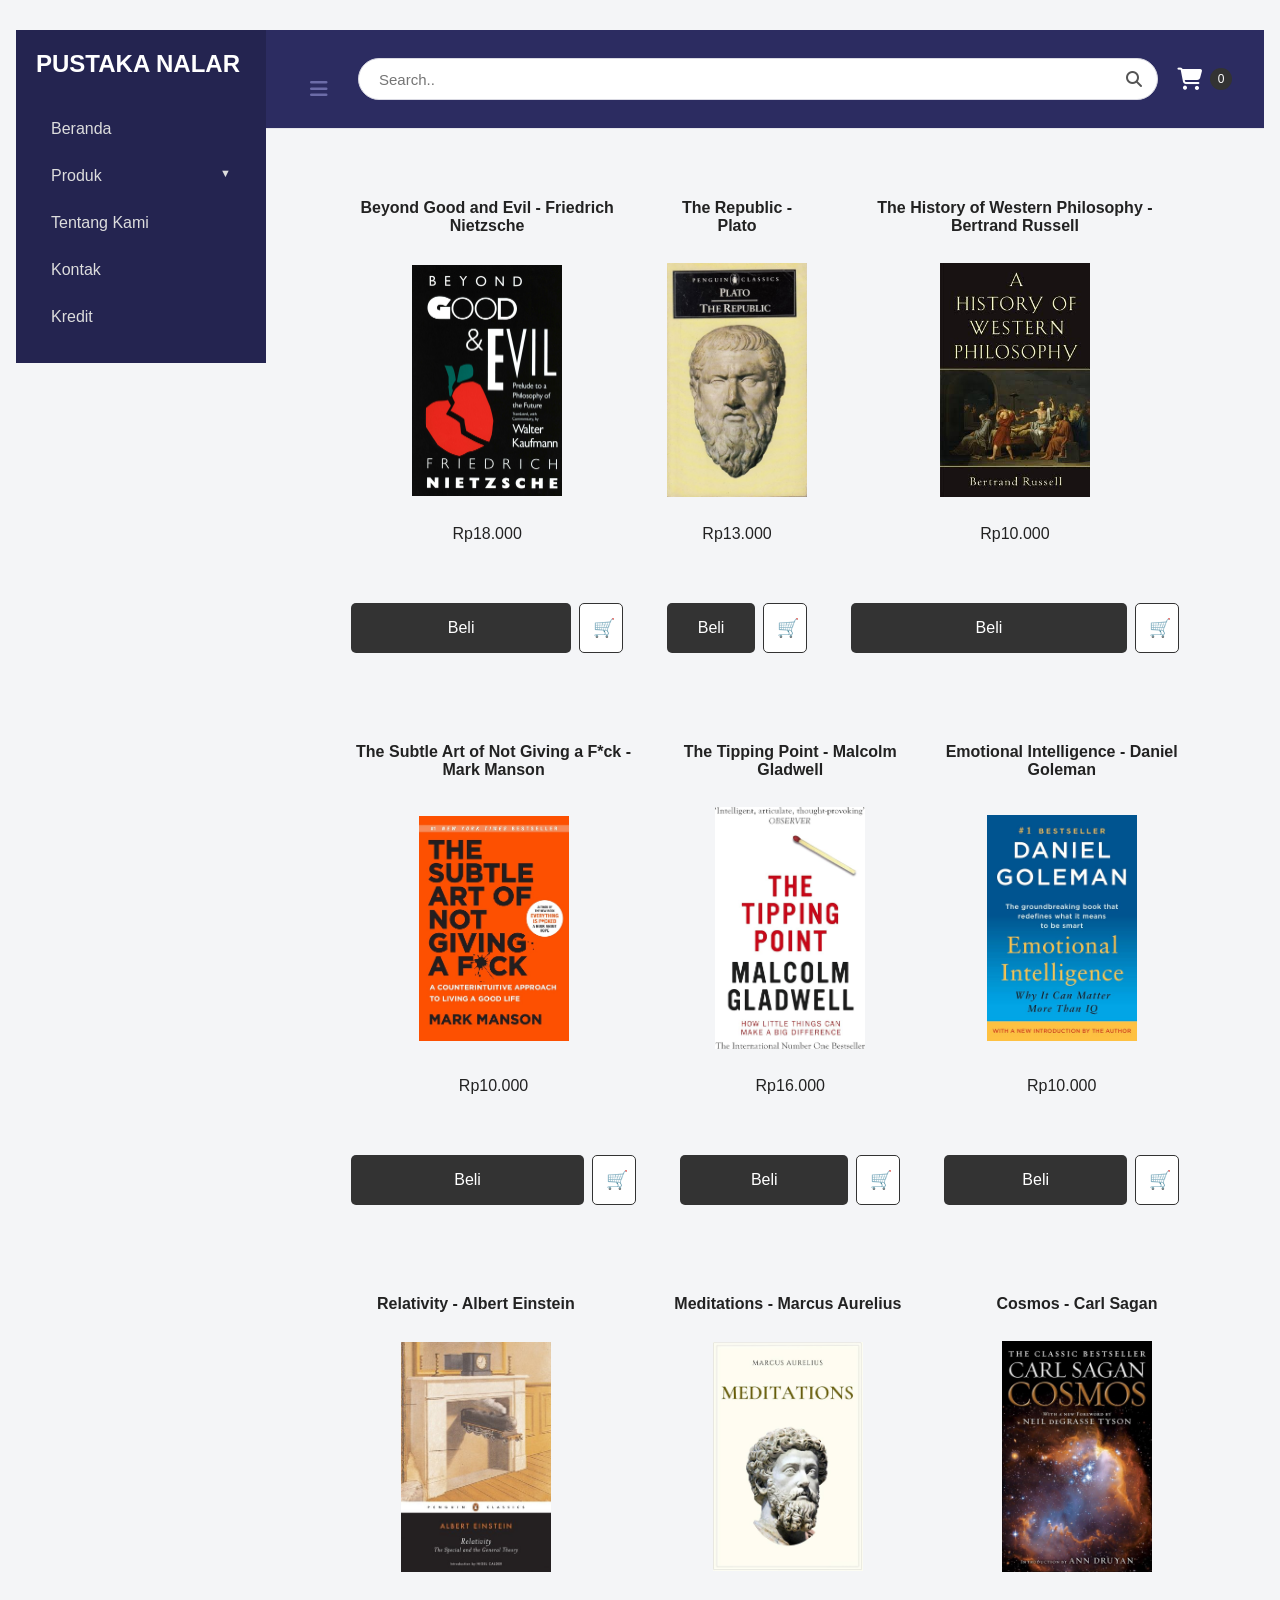
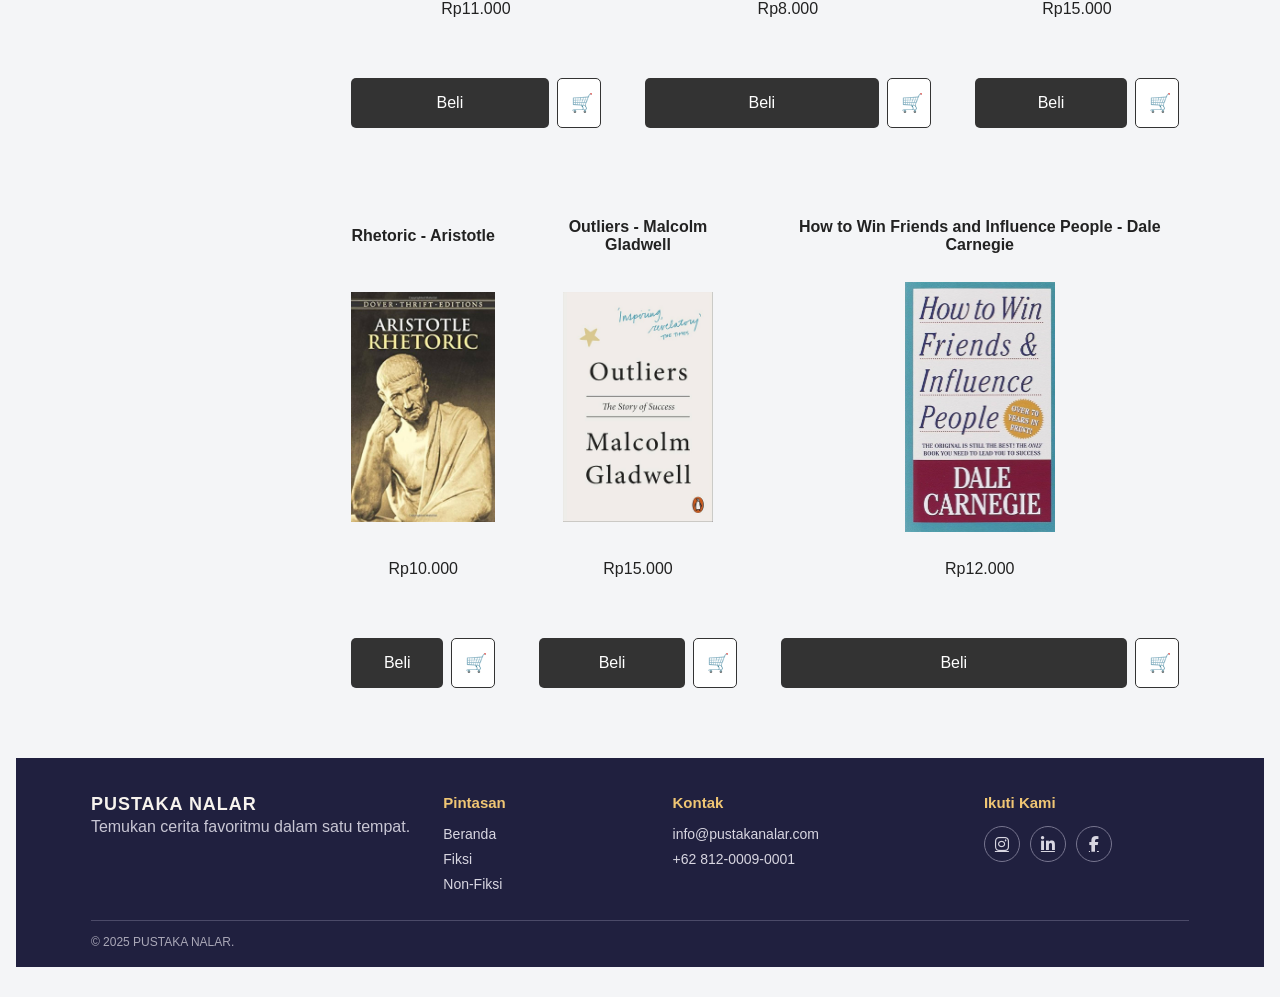
<file: nonfiction.html>
<html>
<head>
	<title> PRODUCTS: NON-FICTION </title>

	<link rel="stylesheet" href="style1.css">
	<link rel="stylesheet" href="https://cdnjs.cloudflare.com/ajax/libs/font-awesome/6.5.2/css/all.min.css">
	<script src="cart.js" defer></script>

</head>

<body>
  <div class="page-layout">
  	<aside class="sidebar" id="sidebar">

        <div class="logo">
          PUSTAKA NALAR
        </div>

        <a href="home.html" class="menu">Beranda</a>

        <details>
          <summary>Produk</summary>

          <div class="submenu">
            <a href="fiction.html">Fiksi</a>
            <a href="nonfiction.html">Non-Fiksi</a>
                
          </div>

        </details>

      
        <a href="aboutus.html" class="menu">Tentang Kami</a>
    	<a href="contact.html" class="menu">Kontak</a>
    	<a href="references.html" class="menu">Kredit</a>

        </aside>

        <div class="page-column">
        <main class="content">
          <header class="topnav">
            <button class="sidebar-toggle" type="button" aria-expanded="true" aria-controls="sidebar">
              <i class="fa fa-bars" aria-hidden="true"></i>
              <span class="sr-only">Toggle sidebar</span>
            </button>
            <div class="search-container">
              <form action="/action_page.php">
                <input type="search" placeholder="Search.." name="search" aria-label="Search">
                <button type="submit" aria-label="Submit search"><i class="fa fa-search"></i></button>
              </form>
            </div>
            <a href="cart.html" class="ikon-nav-keranjang" aria-label="Keranjang belanja">
              <i class="fa-solid fa-cart-shopping" aria-hidden="true"></i>
              <span id="jumlah-keranjang">0</span>
            </a>
          </header>
        </main>

    	    <!-- CONTENT -->
    	    <main>
		<table>
  <thead>
    <tr>
      <th>Beyond Good and Evil - Friedrich Nietzsche</th>
      <th>The Republic - Plato</th>
      <th>The History of Western Philosophy - Bertrand Russell</th>
    </tr>
  </thead>
  <tbody>
    <tr>
      <td><img src="IMG/beyond-good-evil.jpg" alt="Beyond Good and Evil - Friedrich Nietzsche" width="150"></td>
      <td><img src="IMG/the-republic.jpg" alt="The Republic - Plato" width="150"></td>
      <td><img src="IMG/history-of-western-philosophy.jpg" alt="The History of Western Philosophy - Bertrand Russell" width="150"></td>
    </tr>
	<tr>
  <td>Rp18.000</td>
      <td>Rp13.000</td>
      <td>Rp10.000</td>
    </tr><tr>
  <td><div class="aksi-buku">
    <button class="tombol-beli"
        onclick="beliSekarang('nonfiction-1', 'Beyond Good and Evil', 18000, 'IMG/beyond-good-evil.jpg')">
        Beli
    </button>

    <button class="tombol-keranjang"
        aria-label="Tambah Beyond Good and Evil ke keranjang"
        onclick="tambahKeranjang('nonfiction-1', 'Beyond Good and Evil', 18000, 'IMG/beyond-good-evil.jpg')">
        🛒
    </button>
      </div></td>
      <td><div class="aksi-buku">
    <button class="tombol-beli"
        onclick="beliSekarang('nonfiction-2', 'The Republic', 13000, 'IMG/the-republic.jpg')">
        Beli
    </button>

    <button class="tombol-keranjang"
        aria-label="Tambah The Republic ke keranjang"
        onclick="tambahKeranjang('nonfiction-2', 'The Republic', 13000, 'IMG/the-republic.jpg')">
        🛒
    </button>
      </div></td>
      <td><div class="aksi-buku">
    <button class="tombol-beli"
        onclick="beliSekarang('nonfiction-3', 'The History of Western Philosophy', 10000, 'IMG/history-of-western-philosophy.jpg')">
        Beli
    </button>

    <button class="tombol-keranjang"
        aria-label="Tambah The History of Western Philosophy ke keranjang"
        onclick="tambahKeranjang('nonfiction-3', 'The History of Western Philosophy', 10000, 'IMG/history-of-western-philosophy.jpg')">
        🛒
    </button>
      </div></td>
    </tr>

  </tbody>
</table>

<table>
  <thead>
    <tr>
      <th>The Subtle Art of Not Giving a F*ck - Mark Manson</th>
      <th>The Tipping Point - Malcolm Gladwell</th>
      <th>Emotional Intelligence - Daniel Goleman</th>
    </tr>
  </thead>
  <tbody>
    <tr>
      <td><img src="IMG/the-subtle-art.jpg" alt="The Subtle Art of Not Giving a F*ck - Mark Manson" width="150"></td>
      <td><img src="IMG/the-tipping-point.jpg" alt="The Tipping Point - Malcolm Gladwell" width="150"></td>
      <td><img src="IMG/emotional-intelligence.jpg" alt="Emotional Intelligence - Daniel Goleman" width="150"></td>
    </tr>
	<tr>
  <td>Rp10.000</td>
      <td>Rp16.000</td>
      <td>Rp10.000</td>
    </tr>
    <tr>
  <td><div class="aksi-buku">
    <button class="tombol-beli"
        onclick="beliSekarang('nonfiction-4', 'The Subtle Art of Not Giving a F*ck', 10000, 'IMG/the-subtle-art.jpg')">
        Beli
    </button>

    <button class="tombol-keranjang"
        aria-label="Tambah The Subtle Art of Not Giving a F*ck ke keranjang"
        onclick="tambahKeranjang('nonfiction-4', 'The Subtle Art of Not Giving a F*ck', 10000, 'IMG/the-subtle-art.jpg')">
        🛒
    </button>
      </div></td>
      <td><div class="aksi-buku">
    <button class="tombol-beli"
        onclick="beliSekarang('nonfiction-5', 'The Tipping Point', 16000, 'IMG/the-tipping-point.jpg')">
        Beli
    </button>

    <button class="tombol-keranjang"
        aria-label="Tambah The Tipping Point ke keranjang"
        onclick="tambahKeranjang('nonfiction-5', 'The Tipping Point', 16000, 'IMG/the-tipping-point.jpg')">
        🛒
    </button>
      </div></td>
      <td><div class="aksi-buku">
    <button class="tombol-beli"
        onclick="beliSekarang('nonfiction-6', 'Emotional Intelligence', 10000, 'IMG/emotional-intelligence.jpg')">
        Beli
    </button>

    <button class="tombol-keranjang"
        aria-label="Tambah The History of Western Philosophy ke keranjang"
        onclick="tambahKeranjang('nonfiction-6', 'Emotional Intelligence', 10000, 'IMG/emotional-intelligence.jpg')">
        🛒
    </button>
      </div></td>
    </tr>
  </tbody>
</table>

<table>
  <thead>
    <tr>
      <th>Relativity - Albert Einstein</th>
      <th>Meditations - Marcus Aurelius</th>
      <th>Cosmos - Carl Sagan</th>
    </tr>
  </thead>
  <tbody>
    <tr>
      <td><img src="IMG/relativity.jpg" alt="Relativity - Albert Einstein" width="150"></td>
      <td><img src="IMG/meditations.jpg" alt="Meditations - Marcus Aurelius" width="150"></td>
      <td><img src="IMG/cosmos.jpg" alt="Cosmos - Carl Sagan" width="150"></td>
    </tr>
	<tr>
  <td>Rp11.000</td>
      <td>Rp8.000</td>
      <td>Rp15.000</td>
    </tr>
<tr>
  <td><div class="aksi-buku">
    <button class="tombol-beli"
        onclick="beliSekarang('nonfiction-7', 'Relativity', 11000, 'IMG/relativity.jpg')">
        Beli
    </button>

    <button class="tombol-keranjang"
        aria-label="Tambah Relativity ke keranjang"
        onclick="tambahKeranjang('nonfiction-7', 'Relativity', 11000, 'IMG/relativity.jpg')">
        🛒
    </button>
      </div></td>
      <td><div class="aksi-buku">
    <button class="tombol-beli"
        onclick="beliSekarang('nonfiction-8', 'Meditations', 8000, 'IMG/meditations.jpg')">
        Beli
    </button>

    <button class="tombol-keranjang"
        aria-label="Tambah Meditations ke keranjang"
        onclick="tambahKeranjang('nonfiction-8', 'Meditations', 8000, 'IMG/meditations.jpg')">
        🛒
    </button>
      </div></td>
      <td><div class="aksi-buku">
    <button class="tombol-beli"
        onclick="beliSekarang('nonfiction-9', 'Cosmos', 15000, 'IMG/cosmos.jpg')">
        Beli
    </button>

    <button class="tombol-keranjang"
        aria-label="Tambah Cosmos ke keranjang"
        onclick="tambahKeranjang('nonfiction-9', 'Cosmos', 15000, 'IMG/cosmos.jpg')">
        🛒
    </button>
      </div></td>
    </tr>
    
  </tbody>
</table>

<table>
  <thead>
    <tr>
      <th>Rhetoric - Aristotle</th>
      <th>Outliers - Malcolm Gladwell</th>
      <th>How to Win Friends and Influence People - Dale Carnegie</th>
    </tr>
  </thead>
  <tbody>
    <tr>
      <td><img src="IMG/rhetoric.jpg" alt="Rhetoric - Aristotle" width="150"></td>
      <td><img src="IMG/outliers.jpg" alt="Outliers - Malcolm Gladwell" width="150"></td>
      <td><img src="IMG/how-to-win-friends.jpg" alt="How to Win Friends and Influence People - Dale Carnegie" width="150"></td>
    </tr>
	<tr>
  <td>Rp10.000</td>
      <td>Rp15.000</td>
      <td>Rp12.000</td>
    </tr>
<tr>
  <td><div class="aksi-buku">
    <button class="tombol-beli"
        onclick="beliSekarang('nonfiction-10', 'Rhetoric', 10000, 'IMG/rhetoric.jpg')">
        Beli
    </button>

    <button class="tombol-keranjang"
        aria-label="Tambah Rhetoric ke keranjang"
        onclick="tambahKeranjang('nonfiction-10', 'Rhetoric', 10000, 'IMG/rhetoric.jpg')">
        🛒
    </button>
      </div></td>
      <td><div class="aksi-buku">
    <button class="tombol-beli"
        onclick="beliSekarang('nonfiction-11', 'Outliers', 15000, 'IMG/outliers.jpg')">
        Beli
    </button>

    <button class="tombol-keranjang"
        aria-label="Tambah Outliers ke keranjang"
        onclick="tambahKeranjang('nonfiction-11', 'Outliers', 15000, 'IMG/outliers.jpg')">
        🛒
    </button>
      </div></td>
      <td><div class="aksi-buku">
    <button class="tombol-beli"
        onclick="beliSekarang('nonfiction-12', 'How to Win Friends and Influence People', 12000, 'IMG/how-to-win-friends.jpg')">
        Beli
    </button>

    <button class="tombol-keranjang"
        aria-label="Tambah How to Win Friends and Influence People ke keranjang"
        onclick="tambahKeranjang('nonfiction-12', 'How to Win Friends and Influence People', 12000, 'IMG/how-to-win-friends.jpg')">
        🛒
    </button>
      </div></td>
    </tr>

  </tbody>
</table>

	    </main>
    </div>
  </div>

  <script>
    const sidebar = document.querySelector('.sidebar');
    const sidebarToggle = document.querySelector('.sidebar-toggle');

    sidebarToggle.addEventListener('click', () => {
      const isOpen = document.body.classList.toggle('sidebar-hidden') === false;
      sidebarToggle.setAttribute('aria-expanded', isOpen);
    });
  </script>


<!-- FOOTER -->
	<footer>
        <div class="footer-content">
            <div class="footer-brand">
                <strong>PUSTAKA NALAR</strong>
                <p>Temukan cerita favoritmu dalam satu tempat.</p>
            </div>
            <div class="footer-column">
                <h3>Pintasan</h3>
                <a href="home.html">Beranda</a>
                <a href="fiction.html">Fiksi</a>
                <a href="nonfiction.html">Non-Fiksi</a>
            </div>
            <div class="footer-column">
                <h3>Kontak</h3>
                <a href="mailto:info@pustakanalar.com">info@pustakanalar.com</a>
                <a href="tel:+6281234567890">+62 812-0009-0001</a>
            </div>
            <div class="footer-column">
                <h3>Ikuti Kami</h3>
                <div class="social-links">
                    <a href="https://www.instagram.com/" aria-label="Instagram"><i class="fa-brands fa-instagram"></i></a>
                    <a href="https://www.linkedin.com/" aria-label="LinkedIn"><i class="fa-brands fa-linkedin-in"></i></a>
                    <a href="https://www.facebook.com/" aria-label="Facebook"><i class="fa-brands fa-facebook-f"></i></a>
                </div>
            </div>
        </div>
        <div class="footer-bottom">&copy; 2025 PUSTAKA NALAR.</div>
    </footer>


</body>
</html>
</file>
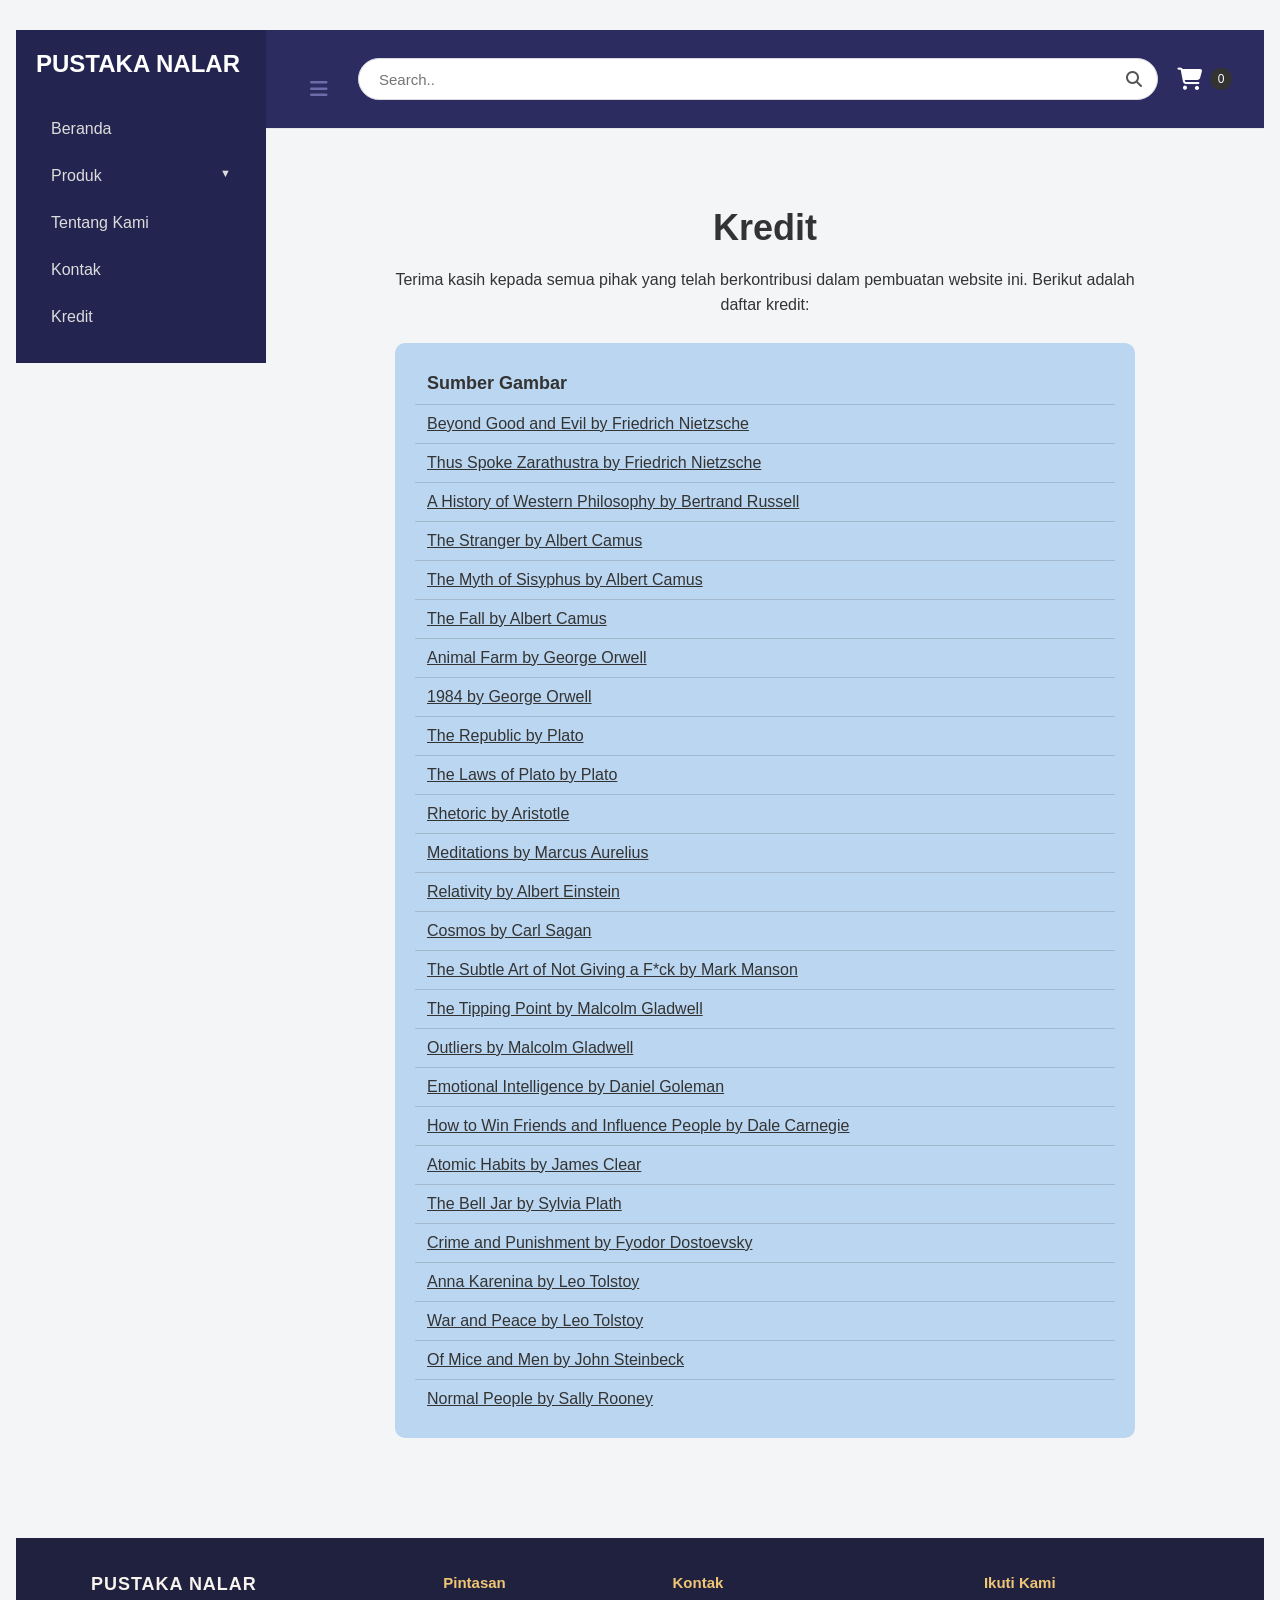
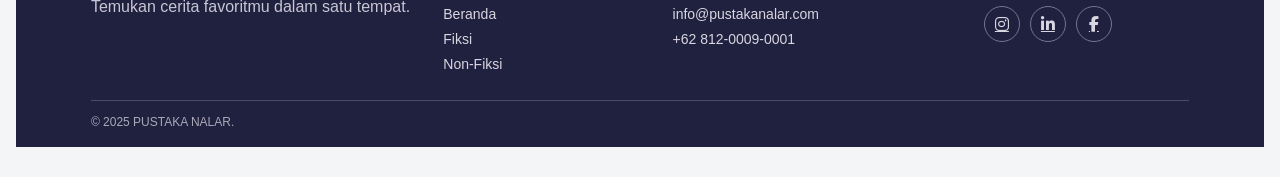
<file: references.html>
<html>
<head>
	<title> PRODUCTS: CREDITS </title>

	<link rel="stylesheet" href="style1.css">
	<link rel="stylesheet" href="https://cdnjs.cloudflare.com/ajax/libs/font-awesome/6.5.2/css/all.min.css">
	<script src="cart.js" defer></script>

</head>

<body>
  <div class="page-layout">
  	<aside class="sidebar" id="sidebar">

        <div class="logo">
          PUSTAKA NALAR
        </div>

        <a href="home.html" class="menu">Beranda</a>

        <details>
          <summary>Produk</summary>

          <div class="submenu">
            <a href="fiction.html">Fiksi</a>
            <a href="nonfiction.html">Non-Fiksi</a>
                
          </div>

        </details>

      
        <a href="aboutus.html" class="menu">Tentang Kami</a>
    	<a href="contact.html" class="menu">Kontak</a>
    	<a href="references.html" class="menu">Kredit</a>

        </aside>

        <div class="page-column">
        <main class="content">
          <header class="topnav">
            <button class="sidebar-toggle" type="button" aria-expanded="true" aria-controls="sidebar">
              <i class="fa fa-bars" aria-hidden="true"></i>
              <span class="sr-only">Toggle sidebar</span>
            </button>
            <div class="search-container">
              <form action="/action_page.php">
                <input type="search" placeholder="Search.." name="search" aria-label="Search">
                <button type="submit" aria-label="Submit search"><i class="fa fa-search"></i></button>
              </form>
            </div>
            <a href="cart.html" class="ikon-nav-keranjang" aria-label="Keranjang belanja">
              <i class="fa-solid fa-cart-shopping" aria-hidden="true"></i>
              <span id="jumlah-keranjang">0</span>
            </a>
          </header>
        </main>

    	    <!-- CONTENT -->

            <section class="references">
                <h1>Kredit</h1>
                <p class="references-intro">Terima kasih kepada semua pihak yang telah berkontribusi dalam pembuatan website ini. Berikut adalah daftar kredit:</p>

                <div class="references-info">
                    <table class="references-table">
                        <thead>
                            <tr>
                                <th scope="col">Sumber Gambar</th>
                            </tr>
                        </thead>
                        <tbody>
                            <tr><td><a href="https://www.kobo.com/us/en/ebook/beyond-good-evil?srsltid=AU7gw4VTy_svRQvBZRIX2uKxbOnH-uI8Ckq0IQs0vTNFVtn6QZ4JE0rK" target="_blank" rel="noopener noreferrer">Beyond Good and Evil by Friedrich Nietzsche</a></td></tr>
                            <tr><td><a href="https://www.amazon.com/Thus-Spoke-Zarathustra-Friedrich-Nietzsche/dp/152193715X" target="_blank" rel="noopener noreferrer">Thus Spoke Zarathustra by Friedrich Nietzsche</a></td></tr>
                            <tr><td><a href="https://opentrolley.co.id/author/russell-bertrand" target="_blank" rel="noopener noreferrer">A History of Western Philosophy by Bertrand Russell</a></td></tr>
                            <tr><td><a href="https://www.gramedia.com/products/the-stranger-2" target="_blank" rel="noopener noreferrer">The Stranger by Albert Camus</a></td></tr>
                            <tr><td><a href="https://www.amazon.co.uk/Myth-Sisyphus-Vintage-International/dp/0525564454" target="_blank" rel="noopener noreferrer">The Myth of Sisyphus by Albert Camus</a></td></tr>
                            <tr><td><a href="https://www.penguinrandomhouse.com/books/23468/the-fall-by-albert-camus/" target="_blank" rel="noopener noreferrer">The Fall by Albert Camus</a></td></tr>
                            <tr><td><a href="https://www.penguinrandomhouse.com/books/327220/animal-farm-by-george-orwell-with-a-foreword-by-ann-patchett-and-a-new-introduction-by-tea-obreht/" target="_blank" rel="noopener noreferrer">Animal Farm by George Orwell</a></td></tr>
                            <tr><td><a href="https://www.goodreads.com/book/show/3744438-1984" target="_blank" rel="noopener noreferrer">1984 by George Orwell</a></td></tr>
                            <tr><td><a href="https://www.amazon.com.au/Republic-Plato/dp/0140440488" target="_blank" rel="noopener noreferrer">The Republic by Plato</a></td></tr>
                            <tr><td><a href="https://www.goodreads.com/book/show/30578.The_Laws_of_Plato" target="_blank" rel="noopener noreferrer">The Laws of Plato by Plato</a></td></tr>
                            <tr><td><a href="https://www.amazon.de/-/en/Rhetoric-Thrift-Editions-Aristotle-2004-09-29/dp/B01FGIKLDQ" target="_blank" rel="noopener noreferrer">Rhetoric by Aristotle</a></td></tr>
                            <tr><td><a href="https://www.amazon.co.uk/Meditations-Marcus-Aurelius/dp/9982470337" target="_blank" rel="noopener noreferrer">Meditations by Marcus Aurelius</a></td></tr>
                            <tr><td><a href="https://www.goodreads.com/book/show/15852.Relativity" target="_blank" rel="noopener noreferrer">Relativity by Albert Einstein</a></td></tr>
                            <tr><td><a href="https://www.amazon.ae/Cosmos-Carl-Sagan/dp/0345539435" target="_blank" rel="noopener noreferrer">Cosmos by Carl Sagan</a></td></tr>
                            <tr><td><a href="https://www.gramedia.com/products/the-subtle-art-of-not-giving-a-fck" target="_blank" rel="noopener noreferrer">The Subtle Art of Not Giving a F*ck by Mark Manson</a></td></tr>
                            <tr><td><a href="https://www.amazon.ca/Tipping-Point-Malcolm-Gladwell/dp/0349113467" target="_blank" rel="noopener noreferrer">The Tipping Point by Malcolm Gladwell</a></td></tr>
                            <tr><td><a href="https://www.amazon.nl/-/en/Outliers-Story-Success-Malcolm-Gladwell/dp/0141036257" target="_blank" rel="noopener noreferrer">Outliers by Malcolm Gladwell</a></td></tr>
                            <tr><td><a href="https://www.amazon.com/Emotional-Intelligence-Matter-More-Than/dp/055338371X" target="_blank" rel="noopener noreferrer">Emotional Intelligence by Daniel Goleman</a></td></tr>
                            <tr><td><a href="https://www.amazon.de/-/en/Friends-Influence-People-Carnegie-Books/dp/1439199191" target="_blank" rel="noopener noreferrer">How to Win Friends and Influence People by Dale Carnegie</a></td></tr>
                            <tr><td><a href="https://www.amazon.co.uk/Atomic-Habits-Proven-Build-Break/dp/1847941834" target="_blank" rel="noopener noreferrer">Atomic Habits by James Clear</a></td></tr>
                            <tr><td><a href="https://www.goodreads.com/id/book/show/56616095-the-bell-jar" target="_blank" rel="noopener noreferrer">The Bell Jar by Sylvia Plath</a></td></tr>
                            <tr><td><a href="https://www.gramedia.com/products/crime-and-punishment" target="_blank" rel="noopener noreferrer">Crime and Punishment by Fyodor Dostoevsky</a></td></tr>
                            <tr><td><a href="https://www.amazon.com/Anna-Karenina-Penguin-Classics-Tolstoy/dp/0140449175" target="_blank" rel="noopener noreferrer">Anna Karenina by Leo Tolstoy</a></td></tr>
                            <tr><td><a href="https://www.gramedia.com/products/war-and-peace-1" target="_blank" rel="noopener noreferrer">War and Peace by Leo Tolstoy</a></td></tr>
                            <tr><td><a href="https://www.amazon.in/Mice-Penguin-Great-Books-Century/dp/0140177396" target="_blank" rel="noopener noreferrer">Of Mice and Men by John Steinbeck</a></td></tr>
                            <tr><td><a href="https://www.gramedia.com/products/normal-people-2" target="_blank" rel="noopener noreferrer">Normal People by Sally Rooney</a></td></tr>
                        </tbody>
                    </table>
                </div>
            </section>

	    
    </div>
  </div>

  <script>
        const sidebar = document.querySelector('.sidebar');
        const sidebarToggle = document.querySelector('.sidebar-toggle');

        sidebarToggle.addEventListener('click', () => {
            const isOpen = document.body.classList.toggle('sidebar-hidden') === false;
            sidebarToggle.setAttribute('aria-expanded', isOpen);
        });
    </script>




<!-- FOOTER -->
	<footer>
        <div class="footer-content">
            <div class="footer-brand">
                <strong>PUSTAKA NALAR</strong>
                <p>Temukan cerita favoritmu dalam satu tempat.</p>
            </div>
            <div class="footer-column">
                <h3>Pintasan</h3>
                <a href="home.html">Beranda</a>
                <a href="fiction.html">Fiksi</a>
                <a href="nonfiction.html">Non-Fiksi</a>
            </div>
            <div class="footer-column">
                <h3>Kontak</h3>
                <a href="mailto:info@pustakanalar.com">info@pustakanalar.com</a>
                <a href="tel:+6281234567890">+62 812-0009-0001</a>
            </div>
            <div class="footer-column">
                <h3>Ikuti Kami</h3>
                <div class="social-links">
                    <a href="https://www.instagram.com/" aria-label="Instagram"><i class="fa-brands fa-instagram"></i></a>
                    <a href="https://www.linkedin.com/" aria-label="LinkedIn"><i class="fa-brands fa-linkedin-in"></i></a>
                    <a href="https://www.facebook.com/" aria-label="Facebook"><i class="fa-brands fa-facebook-f"></i></a>
                </div>
            </div>
        </div>
        <div class="footer-bottom">&copy; 2025 PUSTAKA NALAR.</div>
    </footer>

</body>
</html>
</file>
<file: style1.css>
* {
            margin: 0;
            padding: 0;
            box-sizing: border-box;
            font-family: Arial, sans-serif;
        }

        body {
            background: #f5f5f5;
            display: block;
        }

        .page-layout {
            display: grid;
            grid-template-columns: 250px minmax(0, 1fr);
            align-items: start;
            min-height: 0;
        }

        .page-column {
            min-width: 0;
        }

        .sidebar {
            width: 250px;
            height: auto;
            background: #242450;
            padding: 20px;
            color: white;
            overflow: hidden;
            transition: width 0.2s ease, height 0.2s ease, padding 0.2s ease;
            flex-shrink: 0;
        }

        .sidebar-hidden .sidebar {
            width: 0;
            height: 0;
            padding-left: 0;
            padding-right: 0;
        }

        .sidebar-hidden .page-layout {
            grid-template-columns: 0 minmax(0, 1fr);
        }

        .sidebar-toggle {
            display: inline-flex;
            align-items: center;
            justify-content: center;
            width: 42px;
            height: 42px;
            margin-right: 18px;
            color: #6c6ca8;
            background: transparent;
            border: 0;
            border-radius: 8px;
            cursor: pointer;
            font-size: 20px;
        }

        .sidebar-toggle:hover,
        .sidebar-toggle:focus-visible {
            background: #f0f0f5;
            outline: none;
        }

        .sr-only {
            position: absolute;
            width: 1px;
            height: 1px;
            padding: 0;
            margin: -1px;
            overflow: hidden;
            clip: rect(0, 0, 0, 0);
            white-space: nowrap;
            border: 0;
        }

        .logo {
            font-size: 24px;
            font-weight: bold;
            margin-bottom: 30px;
        }

        /* Menu biasa */
        .menu {
            display: block;
            padding: 12px 15px;
            margin-bottom: 5px;
            color: #ddd;
            text-decoration: none;
            border-radius: 8px;
        }

        .menu:hover {
            background: #454575;
            color: white;
        }

        /* Dropdown */
        details {
            margin-bottom: 5px;
        }

        summary {
            padding: 12px 15px;
            cursor: pointer;
            color: #ddd;
            border-radius: 8px;
            list-style: none;
        }

        summary:hover {
            background: #454575;
            color: white;
        }

        summary::after {
            content: "▼";
            float: right;
            font-size: 11px;
        }

        details[open] summary::after {
            transform: rotate(180deg);
        }

        .submenu {
            padding-left: 20px;
        }

        .submenu a {
            display: block;
            padding: 10px 15px;
            color: #aaa;
            text-decoration: none;
            border-radius: 6px;
            font-size: 14px;
        }

        .submenu a:hover {
            background: #454575;
            color: white;
        }

        table {
            width: min(92%, 900px);
            margin: 50px auto;
            border-collapse: separate;
            border-spacing: 28px 12px;
            text-align: center;
        }

        th,
        td {
            padding: 8px;
            vertical-align: middle;
        }

        table img {
            display: block;
            max-width: 100%;
            height: auto;
            margin: 0 auto;
        }

        .content {
            width: 100%;
            min-width: 0;
        }

            footer {
                width: 100%;
                margin-left: 0;
                padding: 36px 6% 18px;
                color: #f7f3ee;
                background: #20203f;
            }

            .footer-content {
                display: grid;
                grid-template-columns: 1.6fr 1fr 1.4fr 1fr;
                align-items: start;
                gap: 24px;
                max-width: 1180px;
                margin: 0 auto 28px;
            }

            .footer-brand strong { font-size: 18px; letter-spacing: 1px; }
            .footer-brand p { color: #c8c6d4; line-height: 1.5; }
            .footer-column { display: flex; min-width: 0; flex-direction: column; align-items: flex-start; gap: 9px; }
            .footer-column h3 { margin: 0 0 6px; color: #f0c674; font-size: 15px; }
            .footer-column > a { color: #d8d6e1; font-size: 14px; text-decoration: none; }
            .footer-column > a:hover,
            .social-links a:hover { color: #f0c674; }
            .social-links { display: flex; gap: 10px; }
            .social-links a { display: inline-flex; align-items: center; justify-content: center; width: 36px; height: 36px; color: #d8d6e1; border: 1px solid #77758f; border-radius: 50%; }
            .footer-bottom { padding-top: 14px; border-top: 1px solid #4b4a68; color: #aaa8b8; font-size: 12px; }

        .topnav {
            display: flex;
            align-items: center;
            min-height: 78px;
            padding: 18px 32px;
            background: #2c2c61;
            border-bottom: 1px solid #e5e5eb;
        }

        .topnav .search-container {
            flex: 1;
            min-width: 0;
            max-width: 800px;
        }

        .search-container form {
            position: relative;
            width: 100%;
        }

        .search-container input {
            width: 100%;
            height: 42px;
            padding: 0 52px 0 20px;
            font-size: 15px;
            border: 1px solid #d9d9e2;
            border-radius: 21px;
            outline: none;
        }

        .search-container input:focus {
            border-color: #6c63ff;
        }

        .search-container button {
            display: inline-flex;
            align-items: center;
            justify-content: center;
            position: absolute;
            top: 50%;
            right: 0;
            box-sizing: border-box;
            width: 48px;
            height: 42px;
            padding: 0;
            margin: 0;
            color: #555;
            background: transparent;
            border: 0;
            border-radius: 50%;
            cursor: pointer;
            font-size: 16px;
            transform: translateY(-50%);
        }

        .search-container button:hover {
            color: #333;
            background: transparent;
        }

        @media (max-width: 600px) {
            body {
                display: block;
            }

            .page-layout {
                display: grid;
                grid-template-columns: 160px minmax(0, 1fr);
            }

                footer,
                .sidebar-hidden + .content + footer {
                    width: 100%;
                    margin-left: 0;
                }

                .footer-content {
                    grid-template-columns: 1fr 1fr;
                }

            .sidebar {
                width: 160px;
                height: auto;
                padding: 16px 8px;
            }

            .logo {
                font-size: 18px;
            }

            .menu,
            summary {
                padding: 10px 8px;
                font-size: 14px;
            }

            .submenu {
                padding-left: 8px;
            }

            .submenu a {
                padding: 8px;
            }

            .sidebar-hidden .sidebar {
                width: 0;
                height: 0;
                padding-top: 0;
                padding-bottom: 0;
            }

            .topnav {
                padding: 16px;
            }
        }
        .btn {
  display: inline-block;
  padding: 10px 20px;
  background-color: blue;
  color: white;
  text-decoration: none;
  border-radius: 8px;
}


body {
  font-family: Arial, sans-serif;
  background: #f4f5f7;
  margin: 0;
  padding: 30px 16px;
  color: #222;
}

.checkout {
  max-width: 480px;
  margin: auto;
  background: white;
  padding: 28px;
  border-radius: 12px;
  box-shadow: 0 4px 18px #00000010;
}

h1 {
  margin-top: 0;
}

label {
  display: block;
  margin-top: 18px;
  margin-bottom: 7px;
  font-weight: bold;
}

input, select {
  box-sizing: border-box;
  width: 100%;
  padding: 12px;
  border: 1px solid #ccc;
  border-radius: 6px;
  font-size: 15px;
  background: white;
}

button {
  width: 100%;
  padding: 13px;
  margin-top: 20px;
  background: #222;
  color: white;
  border: none;
  border-radius: 6px;
  font-size: 16px;
  cursor: pointer;
}

button:hover {
  background: #444;
}

#hasil {
  margin-top: 20px;
  padding: 16px;
  background: #edf8ef;
  border-radius: 8px;
  overflow-wrap: anywhere;
}


/* Bagian Tentang Kami */
.about {
  max-width: 800px;
  margin: 50px auto;
  padding: 20px;
  font-family: Arial, sans-serif;
  color: #333333;
  line-height: 1.8;
}

/* Judul utama */
.about h1 {
  font-size: 36px;
  color: #243b53;
  text-align: center;
  margin-bottom: 30px;
}

/* Subjudul */
.about h2 {
  font-size: 24px;
  color: #334e68;
  margin-top: 25px;
  margin-bottom: 10px;
}

/* Paragraf */
.about p {
  font-size: 16px;
  text-align: justify;
  margin-bottom: 15px;
}



/* CONTACT US */
.contact {
  max-width: 800px;
  margin: 40px auto;
  padding: 30px;
  font-family: Arial, sans-serif;
  color: #333;
  line-height: 1.6;
}

/* Judul */
.contact h1 {
  text-align: center;
  font-size: 36px;
  color: #243b53;
  margin-bottom: 10px;
}

.subtitle {
  text-align: center;
  color: #666;
  margin-bottom: 35px;
}

/* Informasi kontak */
.contact-info {
  background-color: #bbd6f0;
  padding: 20px;
  border-radius: 10px;
  margin-bottom: 30px;
}

.contact h2 {
  color: #243749;
  font-size: 22px;
  margin-bottom: 15px;
}

/* REFERENCES */
.references {
  max-width: 800px;
  margin: 40px auto;
  padding: 30px;
  color: #333;
  line-height: 1.6;
}

.references h1 {
  margin-bottom: 10px;
  color: #333;
  font-size: 36px;
  text-align: center;
}

.references-intro {
  margin-bottom: 25px;
  text-align: center;
}

.references-info {
  padding: 20px;
  margin-bottom: 30px;
  border-radius: 10px;
  background-color: #bbd6f0;
}

.references-table {
  width: 100%;
  margin: 0;
  border-collapse: collapse;
  border-spacing: 0;
  text-align: left;
}

.references-table th,
.references-table td {
  padding: 10px 12px;
  border-bottom: 1px solid rgba(51, 51, 51, 0.18);
}

.references-table th {
  color: #333;
  font-size: 18px;
}

.references-table tbody tr:last-child td {
  border-bottom: 0;
}

.references-table a {
  color: #333;
}


/* CSS Home */


/* Judul setiap bagian */
.kategori,
.daftar-ebook {
  max-width: 1100px;
  margin: 55px auto;
  padding: 0 24px;
  font-family: Arial, sans-serif;
  color: #243b53;
}

.kategori h2,
.daftar-ebook h2 {
  font-size: 28px;
  margin-bottom: 8px;
}

.section-desc {
  color: #666;
  margin-bottom: 25px;
  line-height: 1.6;
}

/* Kategori Fiksi dan Nonfiksi */
.kategori-container {
  display: grid;
  grid-template-columns: repeat(2, minmax(0, 1fr));
  gap: 20px;
}

.kategori-card {
  padding: 35px;
  border-radius: 12px;
  text-decoration: none;
  color: #243b53;
  transition: transform 0.2s;
}

.kategori-card:hover {
  transform: translateY(-4px);
}

.fiksi {
  background-color: #f2e8e5;
}

.nonfiksi {
  background-color: #e6edf2;
}

.kategori-card h3 {
  font-size: 25px;
  margin: 0 0 10px;
}

.kategori-card p {
  line-height: 1.6;
}

.kategori-card span {
  display: inline-block;
  margin-top: 10px;
  font-weight: bold;
}

/* Daftar ebook */
.ebook-container {
  display: grid;
  grid-template-columns: repeat(3, minmax(0, 1fr));
  gap: 24px;
}

.ebook-card {
  border: 1px solid #e0e0e0;
  border-radius: 10px;
  padding: 16px;
  overflow: hidden;
  transition: box-shadow 0.2s;
}

.ebook-card:hover {
  box-shadow: 0 5px 18px rgba(0, 0, 0, 0.08);
}

.ebook-card img {
  display: block;
  width: 100%;
  height: 240px;
  object-fit: contain;
  background-color: #f7f7f7;
  border-radius: 6px;
}

.ebook-card h3 {
  font-size: 17px;
  margin: 16px 0 8px;
  color: #243b53;
}

.harga {
  font-weight: bold;
  color: #334e68;
}

.btn-ebook {
  display: block;
  text-align: center;
  padding: 11px;
  margin-top: 14px;
  border-radius: 6px;
  background-color: #243b53;
  color: white;
  text-decoration: none;
}

.btn-ebook:hover {
  background-color: #334e68;
}

/* Tampilan HP */
@media (max-width: 600px) {
  .kategori-container {
    grid-template-columns: 1fr;
  }

  .ebook-container {
    grid-template-columns: repeat(2, minmax(0, 1fr));
    gap: 12px;
  }

  .ebook-card {
    padding: 10px;
  }

  .ebook-card img {
    height: 170px;
  }

  .ebook-card h3 {
    font-size: 14px;
  }
}


/* CSS PRODUK */

.aksi-buku {
    display: flex;
    gap: 8px;
    margin-top: 12px;
}

.tombol-beli {
    flex: 1;
    padding: 10px;
    border: none;
    border-radius: 5px;
    background-color: #333;
    color: white;
    cursor: pointer;
}

.tombol-keranjang {
    width: 44px;
    border: 1px solid #333;
    border-radius: 5px;
    background-color: white;
    cursor: pointer;
    font-size: 18px;
}

.tombol-beli:hover {
    background-color: #555;
}

.tombol-keranjang:hover {
    background-color: #eee;
}


/* CSS CART */
.item-keranjang {
    display: flex;
    gap: 20px;
    padding: 15px;
    margin-bottom: 15px;
    border: 1px solid #ddd;
    border-radius: 8px;
}

.item-keranjang img {
    width: 100px;
    height: 130px;
    object-fit: contain;
}

@media (max-width: 500px) {
    .item-keranjang {
        gap: 10px;
    }

    .item-keranjang img {
        width: 75px;
        height: 100px;
    }
}



.ikon-nav-keranjang {
    display: inline-flex;
    align-items: center;
    gap: 8px;
    margin-left: auto;
    color: white;
    font-size: 22px;
    line-height: 1;
    text-decoration: none;
}

#jumlah-keranjang {
    display: inline-flex;
    align-items: center;
    justify-content: center;
    min-width: 22px;
    height: 22px;
    padding: 0 5px;
    border-radius: 50%;
    background: #333;
    color: white;
    font-size: 12px;
}


.halaman-belanja {
    max-width: 900px;
    margin: 40px auto;
    padding: 20px;
}

.kartu-keranjang {
    display: flex;
    align-items: center;
    gap: 18px;
    padding: 18px 0;
    border-bottom: 1px solid #ddd;
}

.kartu-keranjang img {
    width: 100px;
    height: 130px;
    object-fit: contain;
}

.info-buku {
    flex: 1;
}

.info-buku h3 {
    margin-top: 0;
}

.tombol-hapus {
    padding: 6px 10px;
    cursor: pointer;
}

.tombol-hapus {
    color: #a22;
    border: none;
    background: transparent;
}

.ringkasan {
    margin-top: 25px;
    padding: 22px;
    border: 1px solid #ddd;
    border-radius: 10px;
}

.baris-total {
    display: flex;
    justify-content: space-between;
    gap: 15px;
    margin: 15px 0;
}

.tombol-utama,
.tombol-sekunder {
    display: block;
    width: 100%;
    box-sizing: border-box;
    padding: 12px;
    margin-top: 12px;
    border-radius: 6px;
    text-align: center;
    text-decoration: none;
    cursor: pointer;
}

.tombol-utama {
    background: #333;
    color: white;
    border: none;
}

.tombol-sekunder {
    border: 1px solid #333;
    color: #333;
}

@media (max-width: 500px) {
    .kartu-keranjang {
        align-items: flex-start;
        gap: 12px;
    }

    .kartu-keranjang img {
        width: 75px;
        height: 105px;
    }
}

/* CSS CHECKOUT */

.bagian-checkout {
    padding: 22px;
    margin: 22px 0;
    border: 1px solid #ddd;
    border-radius: 10px;
}

.bagian-checkout h2 {
    margin-top: 0;
}

.bagian-checkout > label:not(.pilihan-pembayaran) {
    display: block;
    margin: 15px 0 6px;
}

.bagian-checkout input[type="text"],
.bagian-checkout input[type="email"] {
    box-sizing: border-box;
    width: 100%;
    padding: 12px;
    border: 1px solid #ccc;
    border-radius: 5px;
}

.pilihan-pembayaran {
    display: flex;
    align-items: center;
    gap: 10px;
    padding: 12px 0;
    cursor: pointer;
}

.catatan {
    color: #666;
    font-size: 13px;
}

#hasil-pesanan {
    padding: 22px;
    margin-top: 25px;
    border: 1px solid #ddd;
    border-radius: 10px;
}

button:disabled {
    opacity: 0.5;
    cursor: not-allowed;
}
</file>
